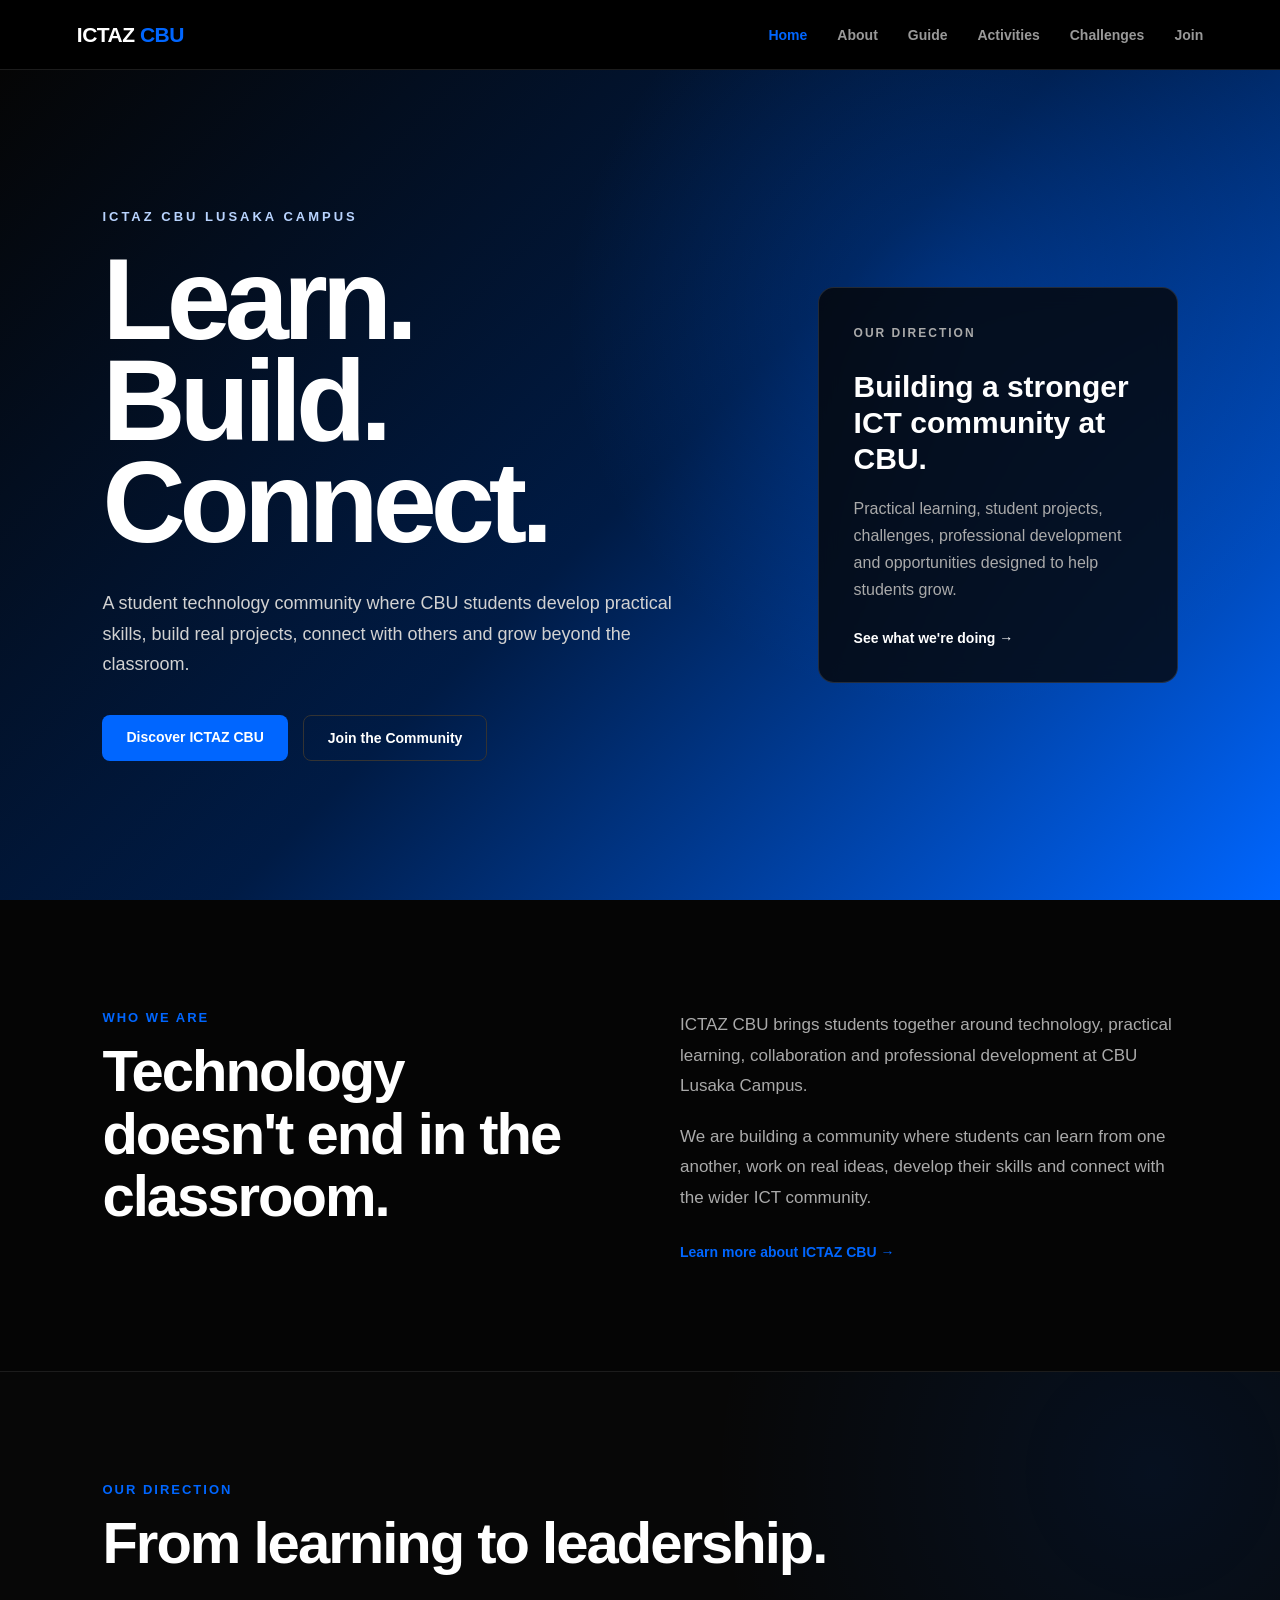
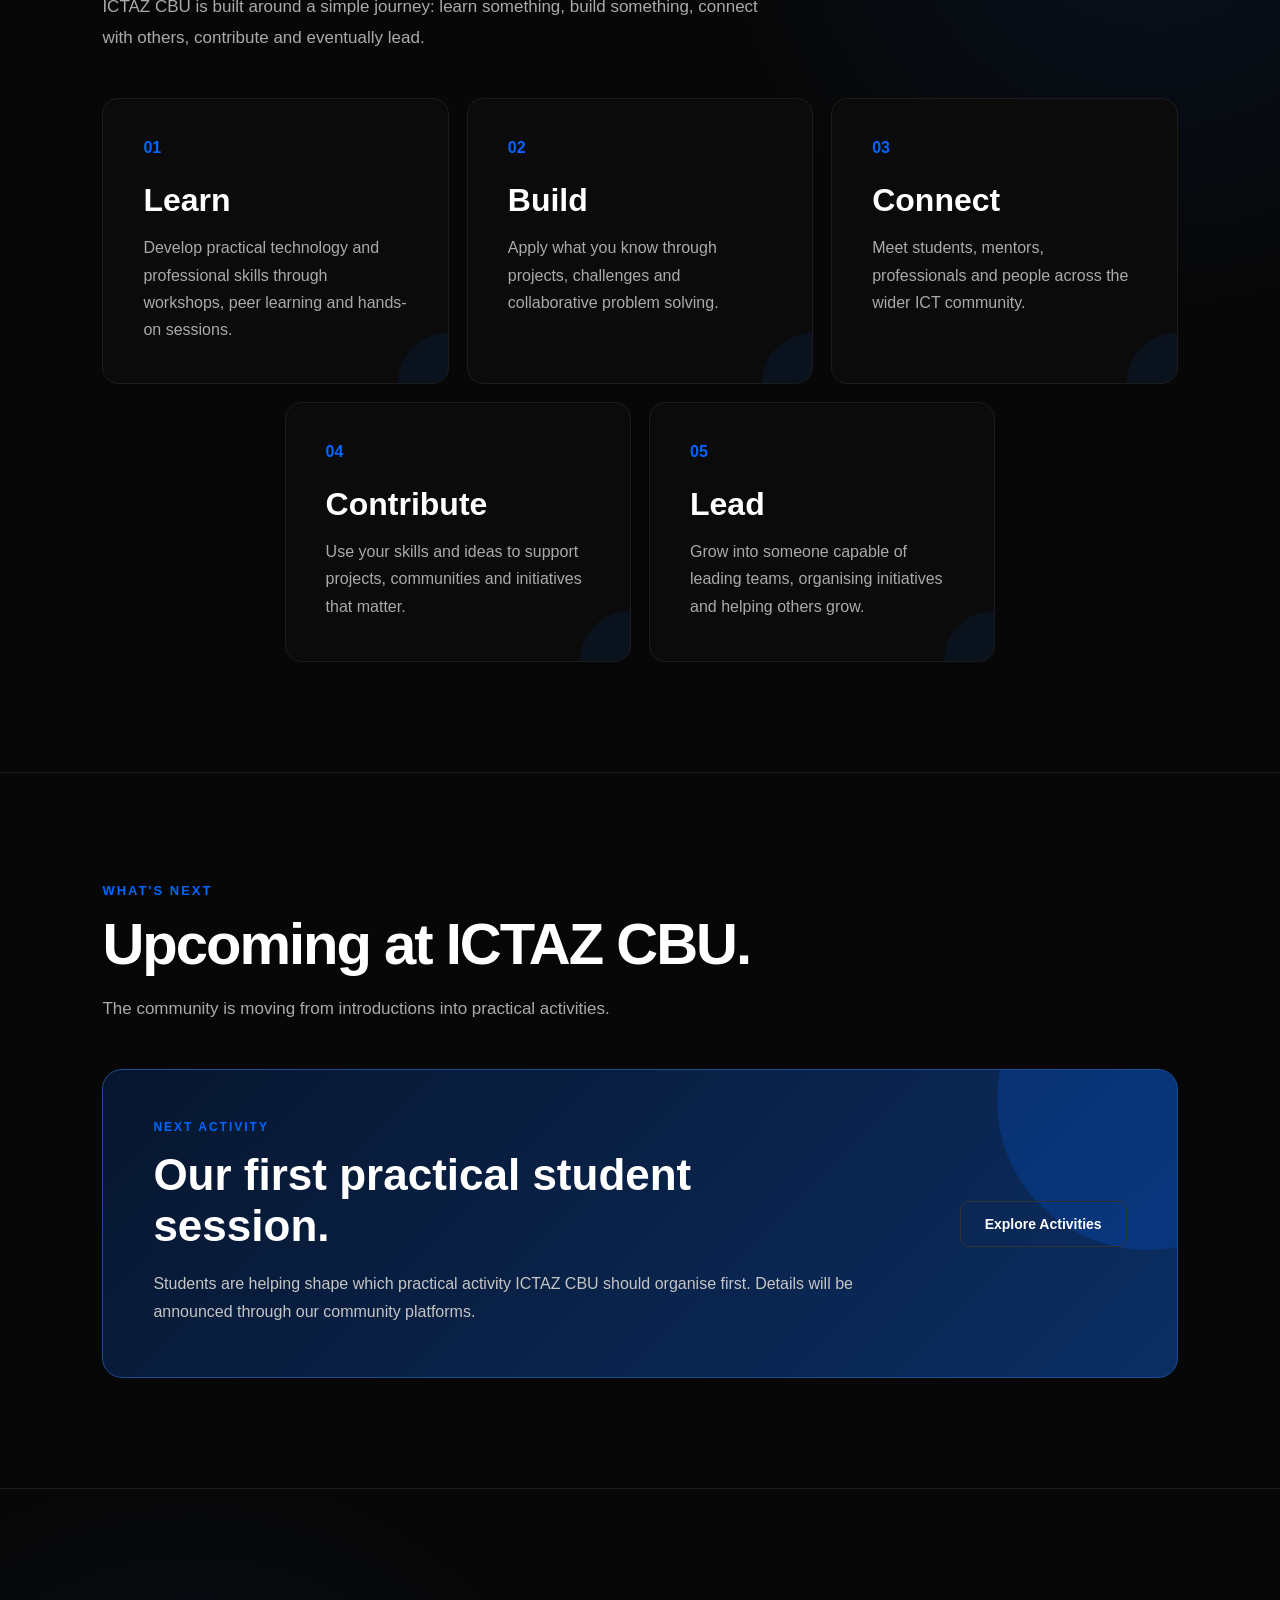
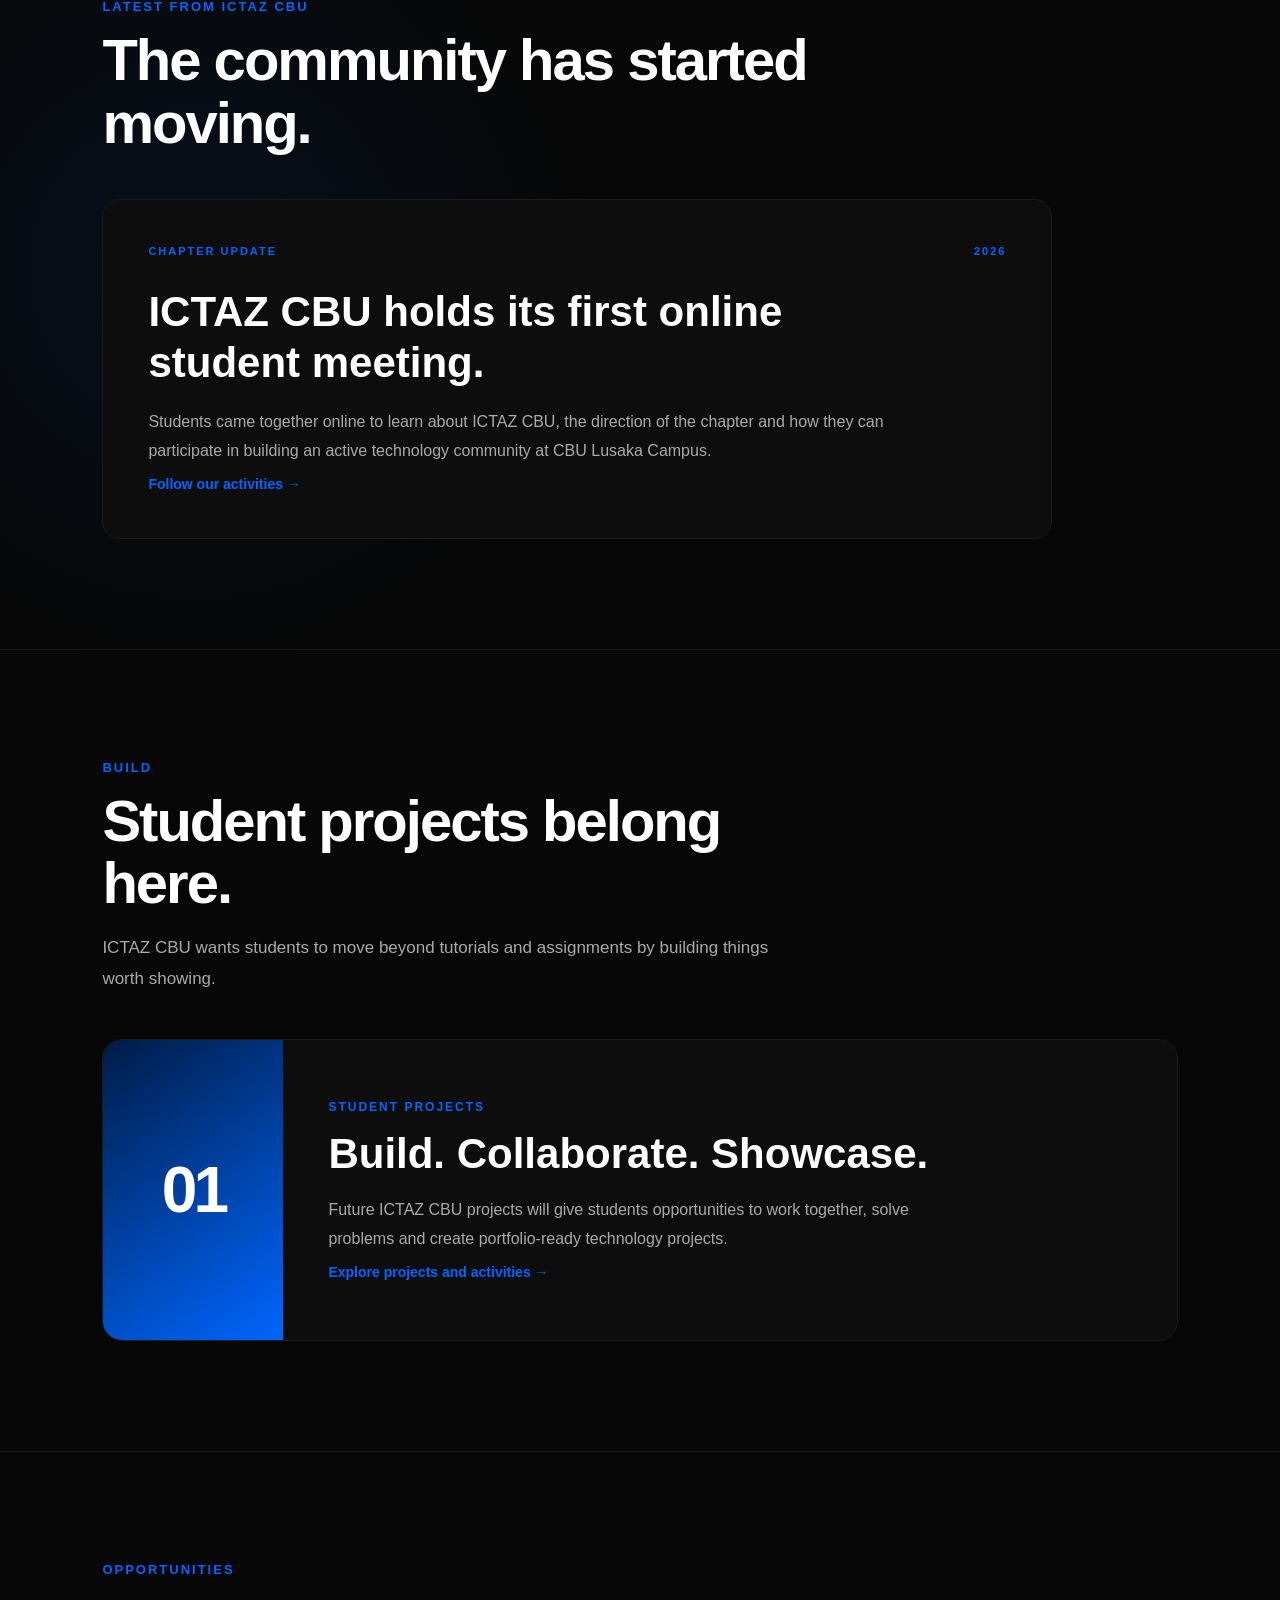
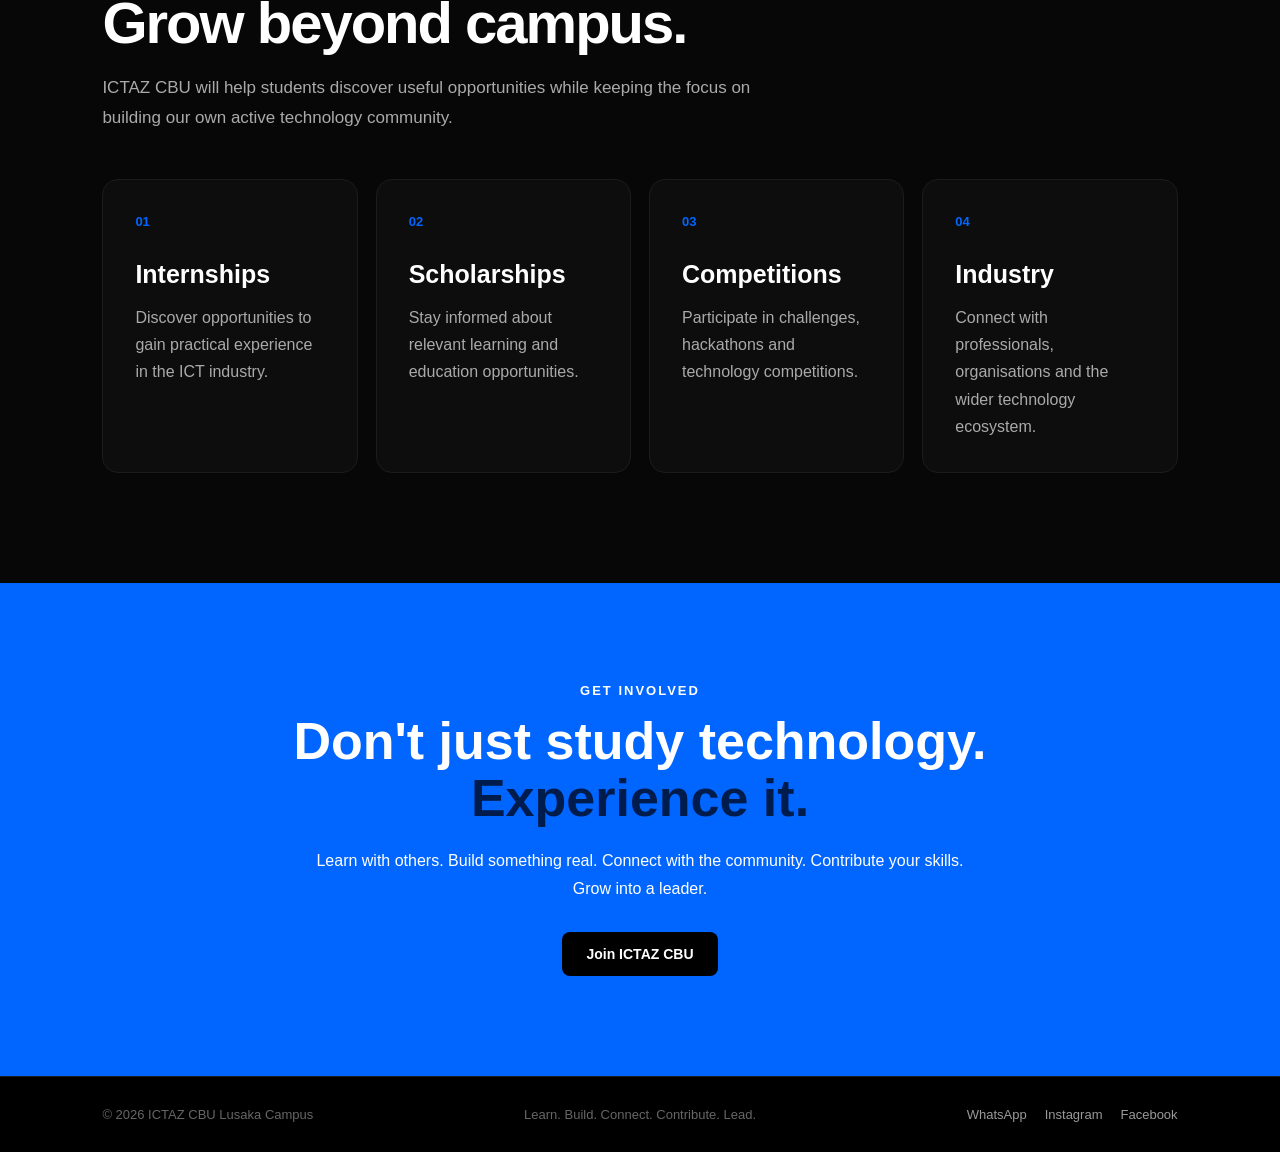
<file: index.html>
<!DOCTYPE html>
<html lang="en">

<head>
    <!-- Google tag (gtag.js) -->
<script async src="https://www.googletagmanager.com/gtag/js?id=G-HC9DWWQ4GY"></script>
<script>
  window.dataLayer = window.dataLayer || [];
  function gtag(){dataLayer.push(arguments);}
  gtag('js', new Date());

  gtag('config', 'G-HC9DWWQ4GY');
</script>
    <meta charset="UTF-8">
    <meta name="viewport" content="width=device-width, initial-scale=1.0">

    <title>ICTAZ CBU | Learn. Build. Connect.</title>

    <link rel="stylesheet" href="./css/style.css">
</head>

<body>

    <!-- NAVIGATION -->
    <nav class="navbar">

        <a href="index.html" class="logo">
            ICTAZ <span>CBU</span>
        </a>

        <div class="nav-links">
            <a href="index.html" class="active">Home</a>
            <a href="about.html">About</a>
            <a href="guide.html">Guide</a>
            <a href="activities.html">Activities</a>
            <a href="challenges.html">Challenges</a>
            <a href="join.html">Join</a>
        </div>

    </nav>


    <main>

        <!-- =====================================
             HERO
        ====================================== -->
        <section class="hero">

            <div class="hero-content">

                <p class="hero-label">
                    ICTAZ CBU LUSAKA CAMPUS
                </p>

                <h1>
                    Learn.<br>
                    Build.<br>
                    Connect.
                </h1>

                <p class="hero-description">
                    A student technology community where CBU students
                    develop practical skills, build real projects,
                    connect with others and grow beyond the classroom.
                </p>

                <div class="hero-buttons">

                    <a href="about.html" class="btn btn-primary">
                        Discover ICTAZ CBU
                    </a>

                    <a href="join.html" class="btn btn-secondary">
                        Join the Community
                    </a>

                </div>

            </div>


            <div class="hero-feature">

                <p class="feature-label">
                    OUR DIRECTION
                </p>

                <h2>
                    Building a stronger ICT community at CBU.
                </h2>

                <p>
                    Practical learning, student projects, challenges,
                    professional development and opportunities designed
                    to help students grow.
                </p>

                <a href="activities.html">
                    See what we're doing →
                </a>

            </div>

        </section>


        <!-- =====================================
             ABOUT PREVIEW
        ====================================== -->
        <section class="home-about">

            <div class="section-heading">

                <p class="section-label">
                    WHO WE ARE
                </p>

                <h2>
                    Technology doesn't end in the classroom.
                </h2>

            </div>


            <div class="home-about-content">

                <p>
                    ICTAZ CBU brings students together around technology,
                    practical learning, collaboration and professional
                    development at CBU Lusaka Campus.
                </p>

                <p>
                    We are building a community where students can learn
                    from one another, work on real ideas, develop their
                    skills and connect with the wider ICT community.
                </p>

                <a href="about.html" class="text-link">
                    Learn more about ICTAZ CBU →
                </a>

            </div>

        </section>


        <!-- =====================================
             OUR DIRECTION
        ====================================== -->
        <section class="home-direction">

            <div class="section-heading direction-heading">

                <p class="section-label">
                    OUR DIRECTION
                </p>

                <h2>
                    From learning to leadership.
                </h2>

                <p>
                    ICTAZ CBU is built around a simple journey:
                    learn something, build something, connect with
                    others, contribute and eventually lead.
                </p>

            </div>


            <div class="home-pillars">

                <div class="home-pillar">

                    <span>01</span>

                    <h2>Learn</h2>

                    <p>
                        Develop practical technology and professional
                        skills through workshops, peer learning and
                        hands-on sessions.
                    </p>

                </div>


                <div class="home-pillar">

                    <span>02</span>

                    <h2>Build</h2>

                    <p>
                        Apply what you know through projects,
                        challenges and collaborative problem solving.
                    </p>

                </div>


                <div class="home-pillar">

                    <span>03</span>

                    <h2>Connect</h2>

                    <p>
                        Meet students, mentors, professionals and
                        people across the wider ICT community.
                    </p>

                </div>


                <div class="home-pillar">

                    <span>04</span>

                    <h2>Contribute</h2>

                    <p>
                        Use your skills and ideas to support projects,
                        communities and initiatives that matter.
                    </p>

                </div>


                <div class="home-pillar">

                    <span>05</span>

                    <h2>Lead</h2>

                    <p>
                        Grow into someone capable of leading teams,
                        organising initiatives and helping others grow.
                    </p>

                </div>

            </div>

        </section>


        <!-- =====================================
             UPCOMING
        ====================================== -->
        <section class="home-section">

            <div class="section-heading">

                <p class="section-label">
                    WHAT'S NEXT
                </p>

                <h2>
                    Upcoming at ICTAZ CBU.
                </h2>

                <p>
                    The community is moving from introductions
                    into practical activities.
                </p>

            </div>


            <div class="activity-feature-card">

                <div class="activity-feature-content">

                    <p class="card-label">
                        NEXT ACTIVITY
                    </p>

                    <h3>
                        Our first practical student session.
                    </h3>

                    <p>
                        Students are helping shape which practical
                        activity ICTAZ CBU should organise first.
                        Details will be announced through our
                        community platforms.
                    </p>

                </div>


                <a href="activities.html" class="btn btn-secondary">
                    Explore Activities
                </a>

            </div>

        </section>


        <!-- =====================================
             LATEST UPDATE
        ====================================== -->
        <section class="home-section home-latest">

            <div class="section-heading">

                <p class="section-label">
                    LATEST FROM ICTAZ CBU
                </p>

                <h2>
                    The community has started moving.
                </h2>

            </div>


            <article class="update-card">

                <div class="update-meta">

                    <span>CHAPTER UPDATE</span>

                    <span>2026</span>

                </div>

                <h3>
                    ICTAZ CBU holds its first online student meeting.
                </h3>

                <p>
                    Students came together online to learn about
                    ICTAZ CBU, the direction of the chapter and
                    how they can participate in building an active
                    technology community at CBU Lusaka Campus.
                </p>

                <a href="activities.html" class="text-link">
                    Follow our activities →
                </a>

            </article>

        </section>


        <!-- =====================================
             PROJECTS
        ====================================== -->
        <section class="home-section">

            <div class="section-heading">

                <p class="section-label">
                    BUILD
                </p>

                <h2>
                    Student projects belong here.
                </h2>

                <p>
                    ICTAZ CBU wants students to move beyond tutorials
                    and assignments by building things worth showing.
                </p>

            </div>


            <div class="project-feature-card">

                <div class="project-number">
                    01
                </div>

                <div class="project-feature-content">

                    <p class="card-label">
                        STUDENT PROJECTS
                    </p>

                    <h3>
                        Build. Collaborate. Showcase.
                    </h3>

                    <p>
                        Future ICTAZ CBU projects will give students
                        opportunities to work together, solve problems
                        and create portfolio-ready technology projects.
                    </p>

                    <a href="activities.html" class="text-link">
                        Explore projects and activities →
                    </a>

                </div>

            </div>

        </section>


        <!-- =====================================
             OPPORTUNITIES
        ====================================== -->
        <section class="home-section opportunities-section">

            <div class="section-heading">

                <p class="section-label">
                    OPPORTUNITIES
                </p>

                <h2>
                    Grow beyond campus.
                </h2>

                <p>
                    ICTAZ CBU will help students discover useful
                    opportunities while keeping the focus on building
                    our own active technology community.
                </p>

            </div>


            <div class="opportunities-grid">

                <div class="opportunity-card">

                    <span>01</span>

                    <h3>Internships</h3>

                    <p>
                        Discover opportunities to gain practical
                        experience in the ICT industry.
                    </p>

                </div>


                <div class="opportunity-card">

                    <span>02</span>

                    <h3>Scholarships</h3>

                    <p>
                        Stay informed about relevant learning and
                        education opportunities.
                    </p>

                </div>


                <div class="opportunity-card">

                    <span>03</span>

                    <h3>Competitions</h3>

                    <p>
                        Participate in challenges, hackathons and
                        technology competitions.
                    </p>

                </div>


                <div class="opportunity-card">

                    <span>04</span>

                    <h3>Industry</h3>

                    <p>
                        Connect with professionals, organisations
                        and the wider technology ecosystem.
                    </p>

                </div>

            </div>

        </section>


        <!-- =====================================
             FINAL CTA
        ====================================== -->
        <section class="home-cta">

            <p class="section-label">
                GET INVOLVED
            </p>

            <h2>
                Don't just study technology.
                <span>Experience it.</span>
            </h2>

            <p>
                Learn with others. Build something real.
                Connect with the community. Contribute your
                skills. Grow into a leader.
            </p>

            <a href="join.html" class="btn btn-primary">
                Join ICTAZ CBU
            </a>

        </section>

    </main>


    <!-- FOOTER -->
    <footer class="footer">

        <p>
            © 2026 ICTAZ CBU Lusaka Campus
        </p>

        <p>
            Learn. Build. Connect. Contribute. Lead.
        </p>

        <div class="social-links" aria-label="Social media links">

            <a href="https://chat.whatsapp.com/CK21gve3SarLsWbLvcBJWa"
               target="_blank"
               rel="noopener noreferrer">
                WhatsApp
            </a>

            <a href="https://www.instagram.com/ictazcbulsk?utm_source=qr&amp;stkn=MmcwN2N1dWViOWpy"
               target="_blank"
               rel="noopener noreferrer">
                Instagram
            </a>

            <a href="https://www.facebook.com/share/1Fq2WLY2Lz/"
               target="_blank"
               rel="noopener noreferrer">
                Facebook
            </a>

        </div>

    </footer>


    <script src="./js/script.js"></script>

</body>

</html>
</file>
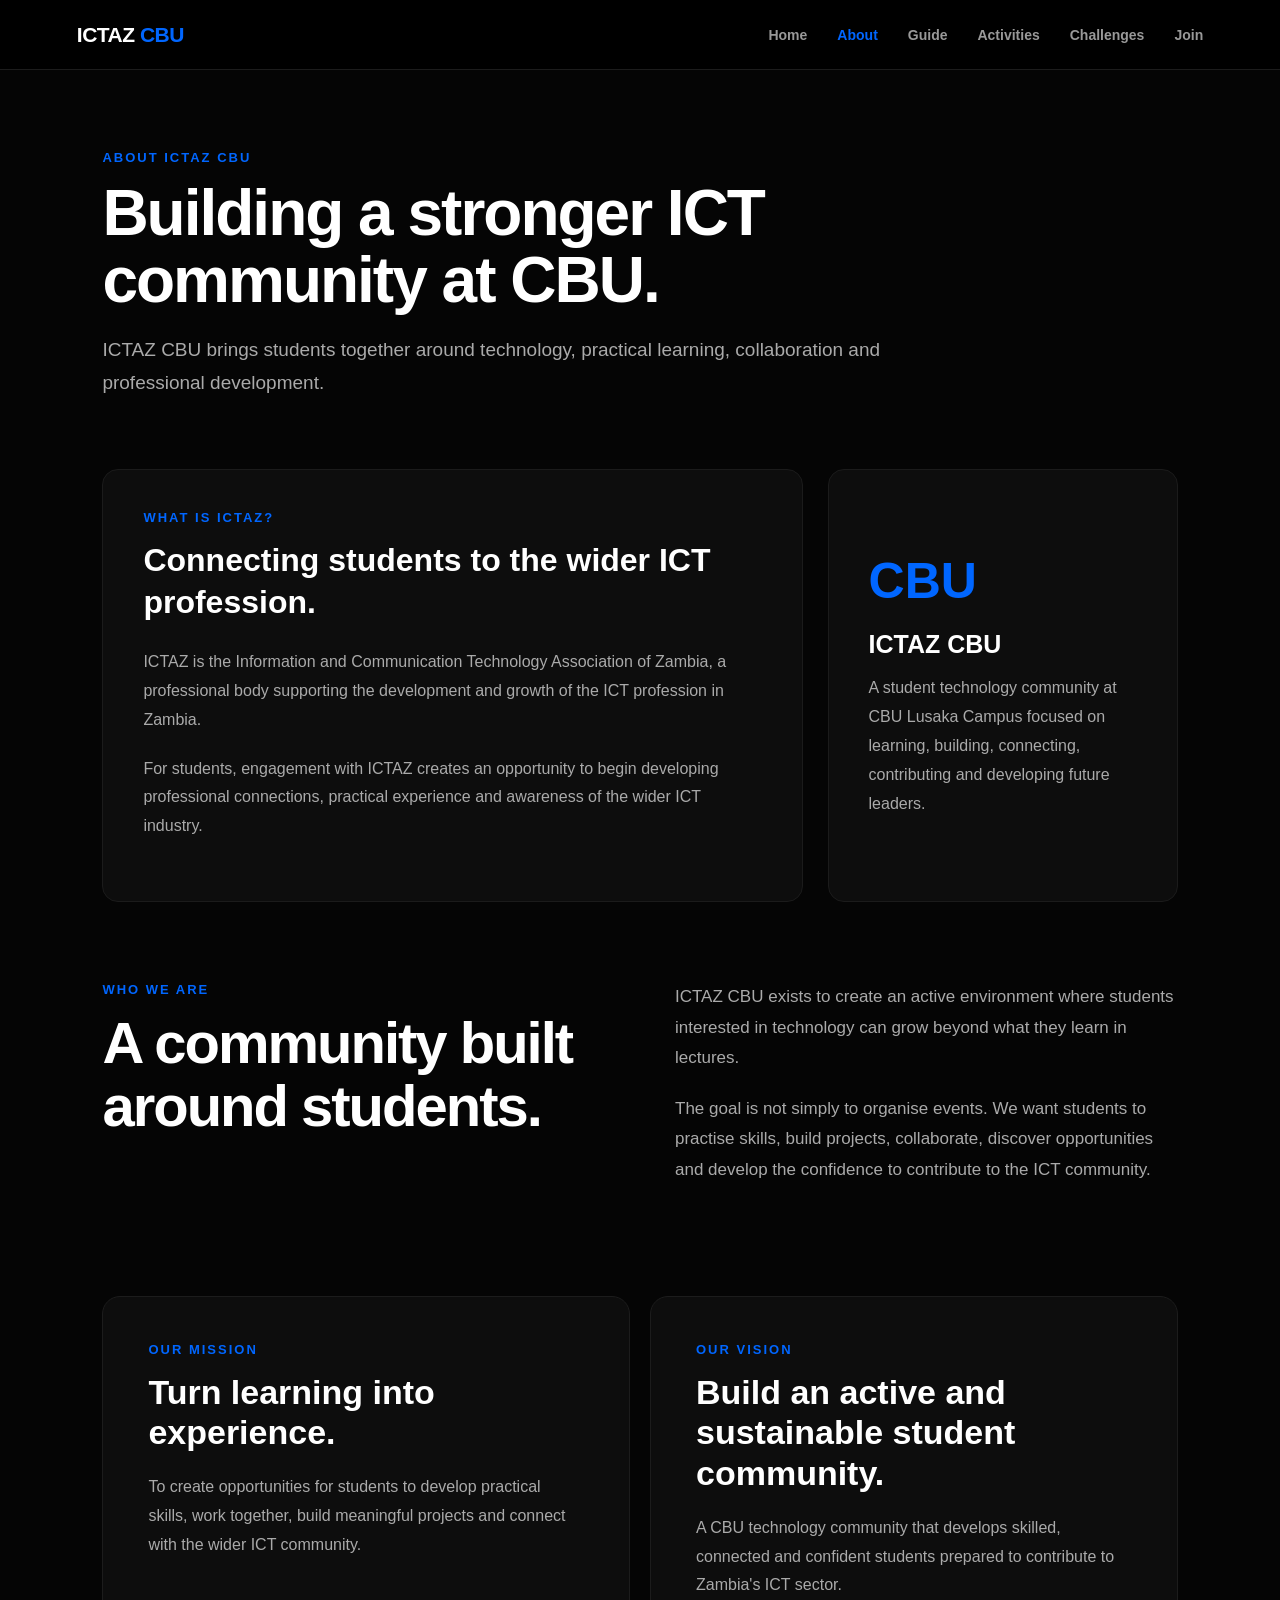
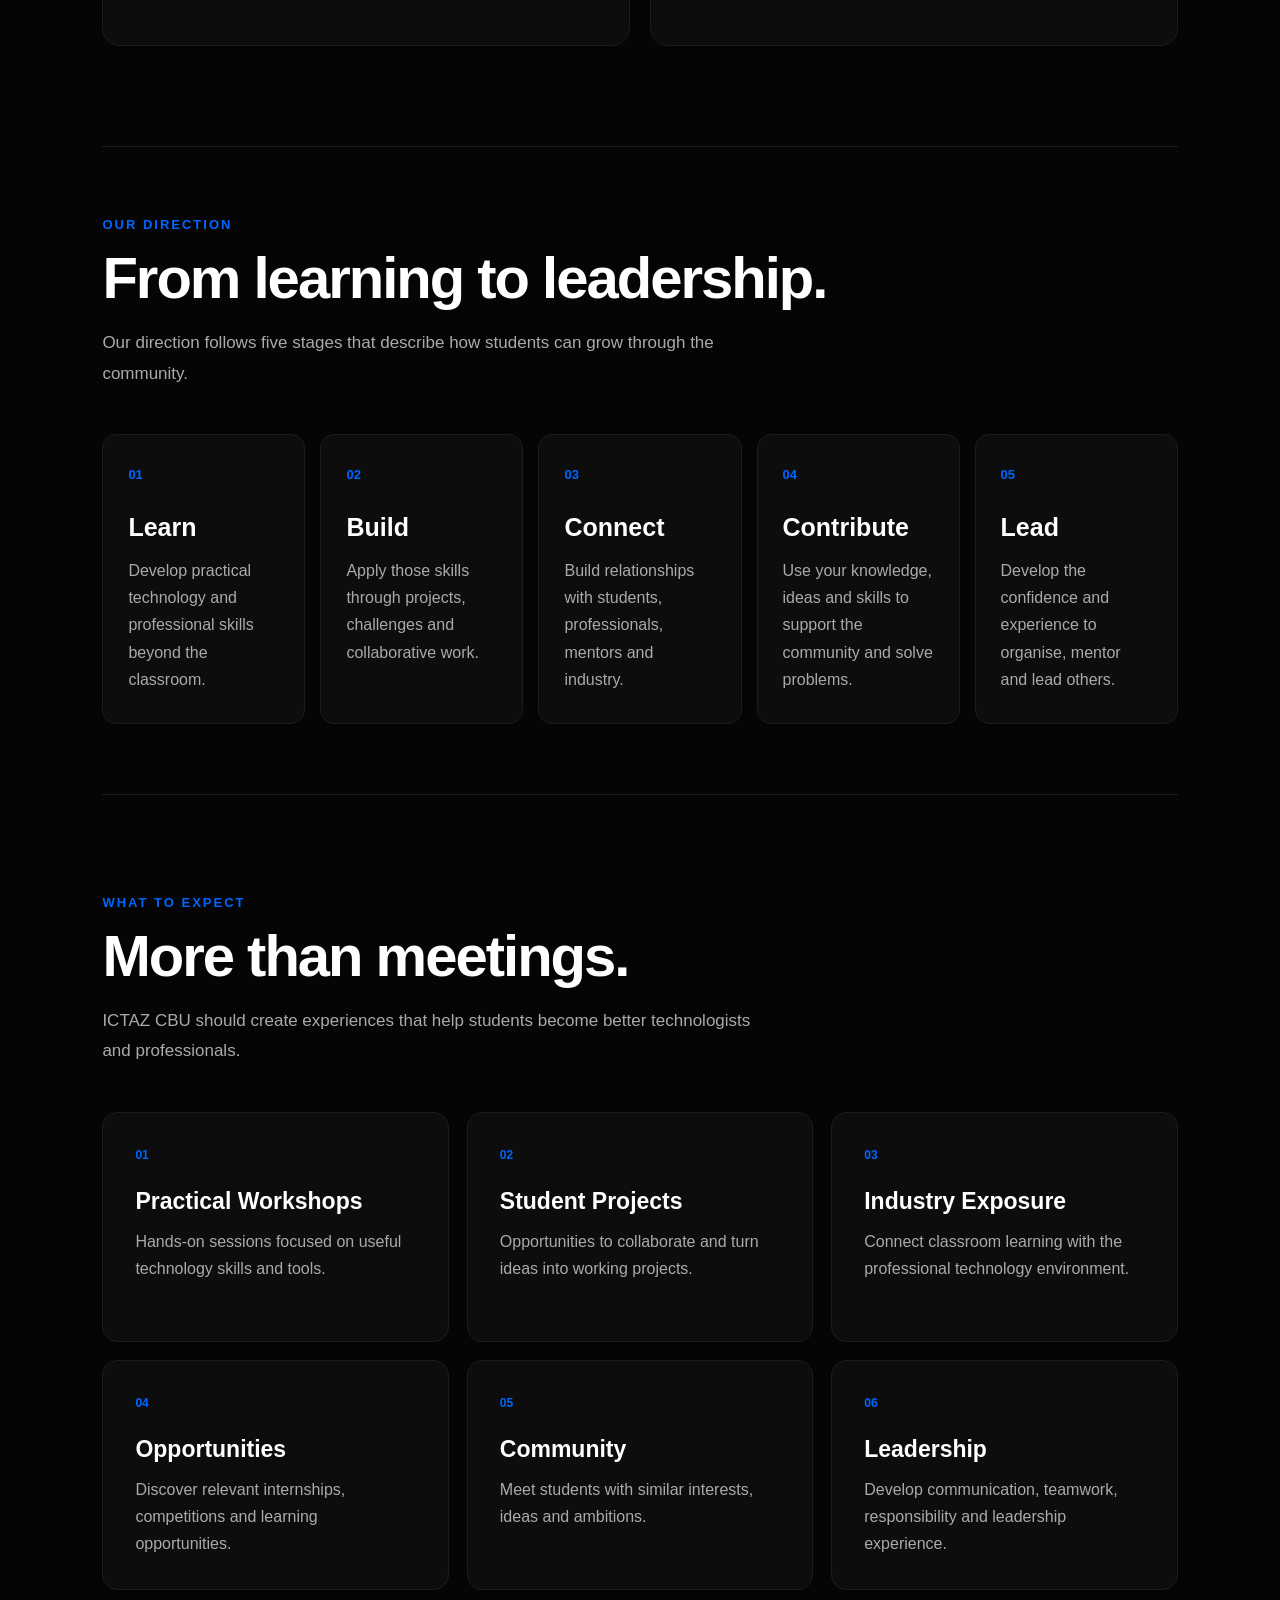
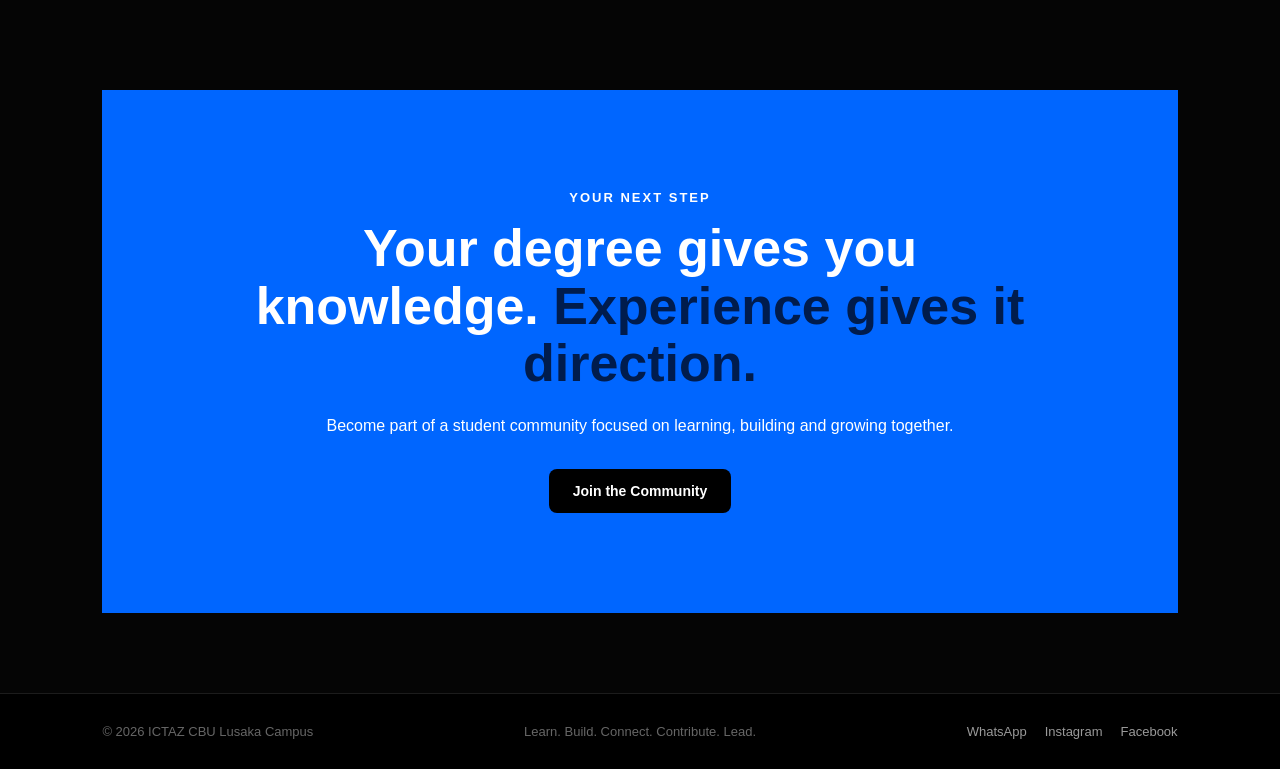
<file: about.html>
<!DOCTYPE html>
<html lang="en">

<head>
    <!-- Google tag (gtag.js) -->
<script async src="https://www.googletagmanager.com/gtag/js?id=G-HC9DWWQ4GY"></script>
<script>
  window.dataLayer = window.dataLayer || [];
  function gtag(){dataLayer.push(arguments);}
  gtag('js', new Date());

  gtag('config', 'G-HC9DWWQ4GY');
</script>
    <meta charset="UTF-8">
    <meta name="viewport" content="width=device-width, initial-scale=1.0">

    <title>About | ICTAZ CBU</title>

    <link rel="stylesheet" href="./css/style.css">
</head>

<body>

    <!-- NAVIGATION -->
    <nav class="navbar">

        <a href="index.html" class="logo">
            ICTAZ <span>CBU</span>
        </a>

        <div class="nav-links">
            <a href="index.html">Home</a>
            <a href="about.html" class="active">About</a>
            <a href="guide.html">Guide</a>
            <a href="activities.html">Activities</a>
            <a href="challenges.html">Challenges</a>
            <a href="join.html">Join</a>
        </div>

    </nav>


    <main class="about-page">

        <!-- PAGE INTRO -->
        <section class="page-heading">

            <p class="page-label">
                ABOUT ICTAZ CBU
            </p>

            <h1>
                Building a stronger ICT community at CBU.
            </h1>

            <p>
                ICTAZ CBU brings students together around technology,
                practical learning, collaboration and professional
                development.
            </p>

        </section>


        <!-- WHAT IS ICTAZ -->
        <section class="about-content-grid">

            <div class="about-main-card">

                <p class="section-label">
                    WHAT IS ICTAZ?
                </p>

                <h2>
                    Connecting students to the wider ICT profession.
                </h2>

                <p>
                    ICTAZ is the Information and Communication Technology
                    Association of Zambia, a professional body supporting
                    the development and growth of the ICT profession
                    in Zambia.
                </p>

                <p>
                    For students, engagement with ICTAZ creates an
                    opportunity to begin developing professional
                    connections, practical experience and awareness
                    of the wider ICT industry.
                </p>

            </div>


            <div class="about-side-card">

                <div class="big-number">
                    CBU
                </div>

                <h3>
                    ICTAZ CBU
                </h3>

                <p>
                    A student technology community at CBU Lusaka Campus
                    focused on learning, building, connecting,
                    contributing and developing future leaders.
                </p>

            </div>

        </section>


        <!-- WHO WE ARE -->
        <section class="about-story">

            <div class="section-heading">

                <p class="section-label">
                    WHO WE ARE
                </p>

                <h2>
                    A community built around students.
                </h2>

            </div>


            <div class="about-story-content">

                <p>
                    ICTAZ CBU exists to create an active environment
                    where students interested in technology can grow
                    beyond what they learn in lectures.
                </p>

                <p>
                    The goal is not simply to organise events. We want
                    students to practise skills, build projects,
                    collaborate, discover opportunities and develop
                    the confidence to contribute to the ICT community.
                </p>

            </div>

        </section>


        <!-- MISSION AND VISION -->
        <section class="mission-vision-grid">

            <article class="mission-card">

                <p class="section-label">
                    OUR MISSION
                </p>

                <h2>
                    Turn learning into experience.
                </h2>

                <p>
                    To create opportunities for students to develop
                    practical skills, work together, build meaningful
                    projects and connect with the wider ICT community.
                </p>

            </article>


            <article class="mission-card">

                <p class="section-label">
                    OUR VISION
                </p>

                <h2>
                    Build an active and sustainable student community.
                </h2>

                <p>
                    A CBU technology community that develops skilled,
                    connected and confident students prepared to
                    contribute to Zambia's ICT sector.
                </p>

            </article>

        </section>


        <!-- OUR DIRECTION -->
        <section class="direction-section">

            <div class="section-heading">

                <p class="section-label">
                    OUR DIRECTION
                </p>

                <h2>
                    From learning to leadership.
                </h2>

                <p>
                    Our direction follows five stages that describe
                    how students can grow through the community.
                </p>

            </div>


            <div class="direction-grid">

                <article class="direction-card">

                    <span>01</span>

                    <h3>Learn</h3>

                    <p>
                        Develop practical technology and professional
                        skills beyond the classroom.
                    </p>

                </article>


                <article class="direction-card">

                    <span>02</span>

                    <h3>Build</h3>

                    <p>
                        Apply those skills through projects,
                        challenges and collaborative work.
                    </p>

                </article>


                <article class="direction-card">

                    <span>03</span>

                    <h3>Connect</h3>

                    <p>
                        Build relationships with students,
                        professionals, mentors and industry.
                    </p>

                </article>


                <article class="direction-card">

                    <span>04</span>

                    <h3>Contribute</h3>

                    <p>
                        Use your knowledge, ideas and skills to
                        support the community and solve problems.
                    </p>

                </article>


                <article class="direction-card">

                    <span>05</span>

                    <h3>Lead</h3>

                    <p>
                        Develop the confidence and experience to
                        organise, mentor and lead others.
                    </p>

                </article>

            </div>

        </section>


        <!-- WHAT STUDENTS CAN EXPECT -->
        <section class="expect-section">

            <div class="section-heading">

                <p class="section-label">
                    WHAT TO EXPECT
                </p>

                <h2>
                    More than meetings.
                </h2>

                <p>
                    ICTAZ CBU should create experiences that help
                    students become better technologists and
                    professionals.
                </p>

            </div>


            <div class="expect-grid">

                <article class="expect-card">
                    <span>01</span>
                    <h3>Practical Workshops</h3>
                    <p>
                        Hands-on sessions focused on useful
                        technology skills and tools.
                    </p>
                </article>


                <article class="expect-card">
                    <span>02</span>
                    <h3>Student Projects</h3>
                    <p>
                        Opportunities to collaborate and turn
                        ideas into working projects.
                    </p>
                </article>


                <article class="expect-card">
                    <span>03</span>
                    <h3>Industry Exposure</h3>
                    <p>
                        Connect classroom learning with the
                        professional technology environment.
                    </p>
                </article>


                <article class="expect-card">
                    <span>04</span>
                    <h3>Opportunities</h3>
                    <p>
                        Discover relevant internships,
                        competitions and learning opportunities.
                    </p>
                </article>


                <article class="expect-card">
                    <span>05</span>
                    <h3>Community</h3>
                    <p>
                        Meet students with similar interests,
                        ideas and ambitions.
                    </p>
                </article>


                <article class="expect-card">
                    <span>06</span>
                    <h3>Leadership</h3>
                    <p>
                        Develop communication, teamwork,
                        responsibility and leadership experience.
                    </p>
                </article>

            </div>

        </section>


        <!-- FINAL CTA -->
        <section class="home-cta">

            <p class="section-label">
                YOUR NEXT STEP
            </p>

            <h2>
                Your degree gives you knowledge.
                <span>Experience gives it direction.</span>
            </h2>

            <p>
                Become part of a student community focused on
                learning, building and growing together.
            </p>

            <a href="join.html" class="btn btn-primary">
                Join the Community
            </a>

        </section>

    </main>


    <!-- FOOTER -->
    <footer class="footer">

        <p>
            © 2026 ICTAZ CBU Lusaka Campus
        </p>

        <p>
            Learn. Build. Connect. Contribute. Lead.
        </p>

        <div class="social-links" aria-label="Social media links">

            <a href="https://chat.whatsapp.com/CK21gve3SarLsWbLvcBJWa"
               target="_blank"
               rel="noopener noreferrer">
                WhatsApp
            </a>

            <a href="https://www.instagram.com/ictazcbulsk?utm_source=qr&amp;stkn=MmcwN2N1dWViOWpy"
               target="_blank"
               rel="noopener noreferrer">
                Instagram
            </a>

            <a href="https://www.facebook.com/share/1Fq2WLY2Lz/"
               target="_blank"
               rel="noopener noreferrer">
                Facebook
            </a>

        </div>

    </footer>


    <script src="./js/script.js"></script>

</body>

</html>
</file>
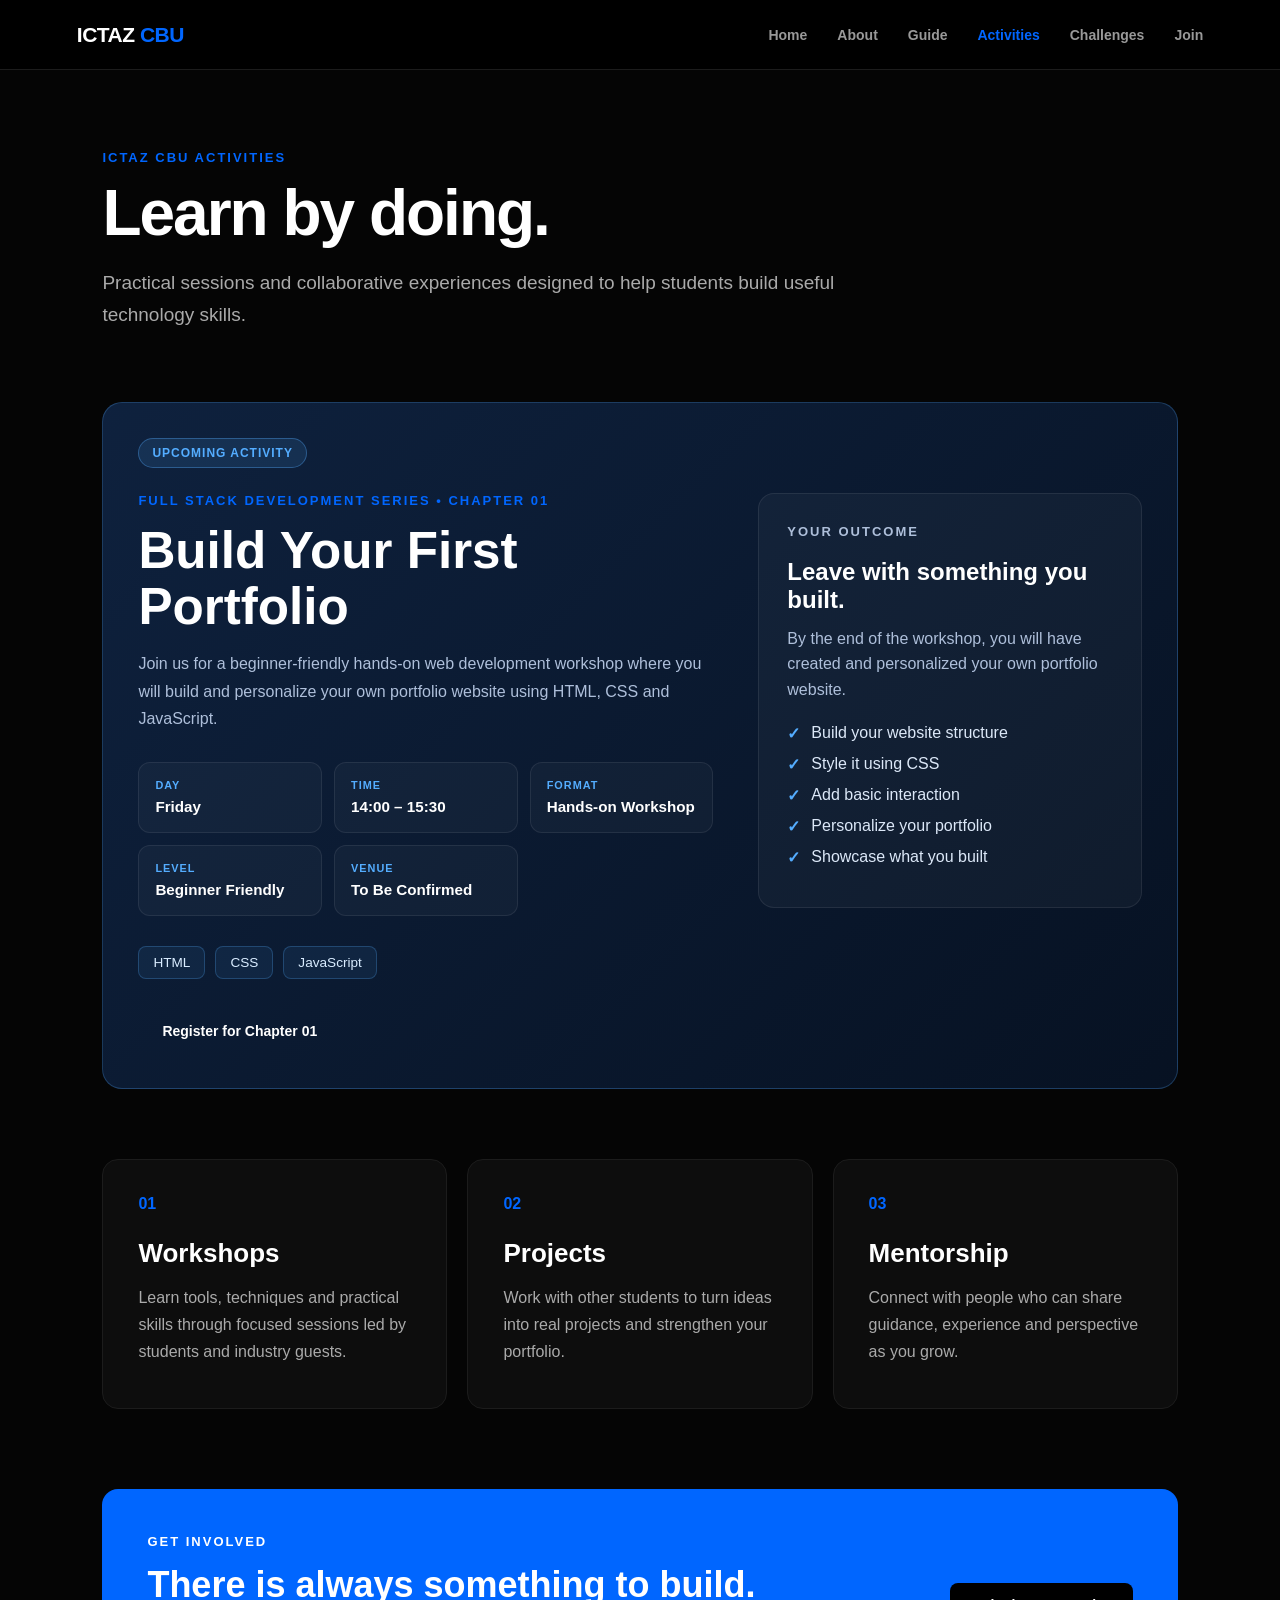
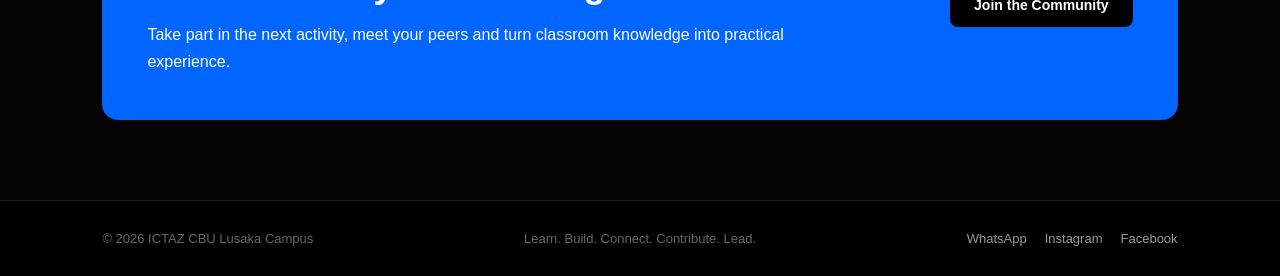
<file: activities.html>
<!DOCTYPE html>
<html lang="en">

<head>
    <!-- Google tag (gtag.js) -->
    <script async src="https://www.googletagmanager.com/gtag/js?id=G-HC9DWWQ4GY"></script>
    <script>
        window.dataLayer = window.dataLayer || [];

        function gtag() {
            dataLayer.push(arguments);
        }

        gtag('js', new Date());
        gtag('config', 'G-HC9DWWQ4GY');
    </script>

    <meta charset="UTF-8">
    <meta name="viewport" content="width=device-width, initial-scale=1.0">

    <title>Activities | ICTAZ CBU</title>

    <link rel="stylesheet" href="./css/style.css">
</head>

<body>

    <!-- NAVIGATION -->
    <nav class="navbar">

        <a href="index.html" class="logo">
            ICTAZ <span>CBU</span>
        </a>

        <div class="nav-links">
            <a href="index.html">Home</a>
            <a href="about.html">About</a>
            <a href="guide.html">Guide</a>
            <a href="activities.html" class="active">Activities</a>
            <a href="challenges.html">Challenges</a>
            <a href="join.html">Join</a>
        </div>

    </nav>


    <main class="activities-page">

        <!-- PAGE INTRODUCTION -->
        <section class="page-heading">

            <p class="page-label">
                ICTAZ CBU ACTIVITIES
            </p>

            <h1>
                Learn by doing.
            </h1>

            <p>
                Practical sessions and collaborative experiences designed
                to help students build useful technology skills.
            </p>

        </section>


        <!-- UPCOMING EVENT -->
        <section class="upcoming-event">

            <div class="event-badge">
                UPCOMING ACTIVITY
            </div>

            <div class="event-content">

                <div class="event-main">

                    <p class="section-label">
                        FULL STACK DEVELOPMENT SERIES • CHAPTER 01
                    </p>

                    <h2>
                        Build Your First Portfolio
                    </h2>

                    <p class="event-description">
                        Join us for a beginner-friendly hands-on web development
                        workshop where you will build and personalize your own
                        portfolio website using HTML, CSS and JavaScript.
                    </p>


                    <div class="event-details">

                        <div class="event-detail">
                            <span>DAY</span>
                            <strong>Friday</strong>
                        </div>

                        <div class="event-detail">
                            <span>TIME</span>
                            <strong>14:00 – 15:30</strong>
                        </div>

                        <div class="event-detail">
                            <span>FORMAT</span>
                            <strong>Hands-on Workshop</strong>
                        </div>

                        <div class="event-detail">
                            <span>LEVEL</span>
                            <strong>Beginner Friendly</strong>
                        </div>

                        <div class="event-detail">
                            <span>VENUE</span>
                            <strong>To Be Confirmed</strong>
                        </div>

                    </div>


                    <div class="event-tech">

                        <span>HTML</span>
                        <span>CSS</span>
                        <span>JavaScript</span>

                    </div>


                    <div class="event-actions">

                        <a href="register.html" class="btn">
                            Register for Chapter 01
                        </a>

                    </div>

                </div>


                <!-- WHAT STUDENTS WILL BUILD -->
                <aside class="event-outcome">

                    <p class="section-label">
                        YOUR OUTCOME
                    </p>

                    <h3>
                        Leave with something you built.
                    </h3>

                    <p>
                        By the end of the workshop, you will have created
                        and personalized your own portfolio website.
                    </p>

                    <ul>
                        <li>Build your website structure</li>
                        <li>Style it using CSS</li>
                        <li>Add basic interaction</li>
                        <li>Personalize your portfolio</li>
                        <li>Showcase what you built</li>
                    </ul>

                </aside>

            </div>

        </section>


        <!-- ICTAZ ACTIVITIES -->
        <section class="activities-grid">

            <article class="activity-card">

                <span>01</span>

                <h2>Workshops</h2>

                <p>
                    Learn tools, techniques and practical skills through
                    focused sessions led by students and industry guests.
                </p>

            </article>


            <article class="activity-card">

                <span>02</span>

                <h2>Projects</h2>

                <p>
                    Work with other students to turn ideas into real projects
                    and strengthen your portfolio.
                </p>

            </article>


            <article class="activity-card">

                <span>03</span>

                <h2>Mentorship</h2>

                <p>
                    Connect with people who can share guidance,
                    experience and perspective as you grow.
                </p>

            </article>

        </section>


        <!-- GET INVOLVED -->
        <section class="activity-feature">

            <div>

                <p class="section-label">
                    GET INVOLVED
                </p>

                <h2>
                    There is always something to build.
                </h2>

                <p>
                    Take part in the next activity, meet your peers
                    and turn classroom knowledge into practical experience.
                </p>

            </div>

            <a href="join.html" class="btn">
                Join the Community
            </a>

        </section>

    </main>


    <!-- FOOTER -->
    <footer class="footer">

        <p>
            © 2026 ICTAZ CBU Lusaka Campus
        </p>

        <p>
            Learn. Build. Connect. Contribute. Lead.
        </p>

        <div class="social-links" aria-label="Social media links">

            <a
                href="https://chat.whatsapp.com/CK21gve3SarLsWbLvcBJWa"
                target="_blank"
                rel="noopener noreferrer">
                WhatsApp
            </a>

            <a
                href="https://www.instagram.com/ictazcbulsk?utm_source=qr&amp;stkn=MmcwN2N1dWViOWpy"
                target="_blank"
                rel="noopener noreferrer">
                Instagram
            </a>

            <a
                href="https://www.facebook.com/share/1Fq2WLY2Lz/"
                target="_blank"
                rel="noopener noreferrer">
                Facebook
            </a>

        </div>

    </footer>


    <script src="./js/script.js"></script>

</body>

</html>
</file>
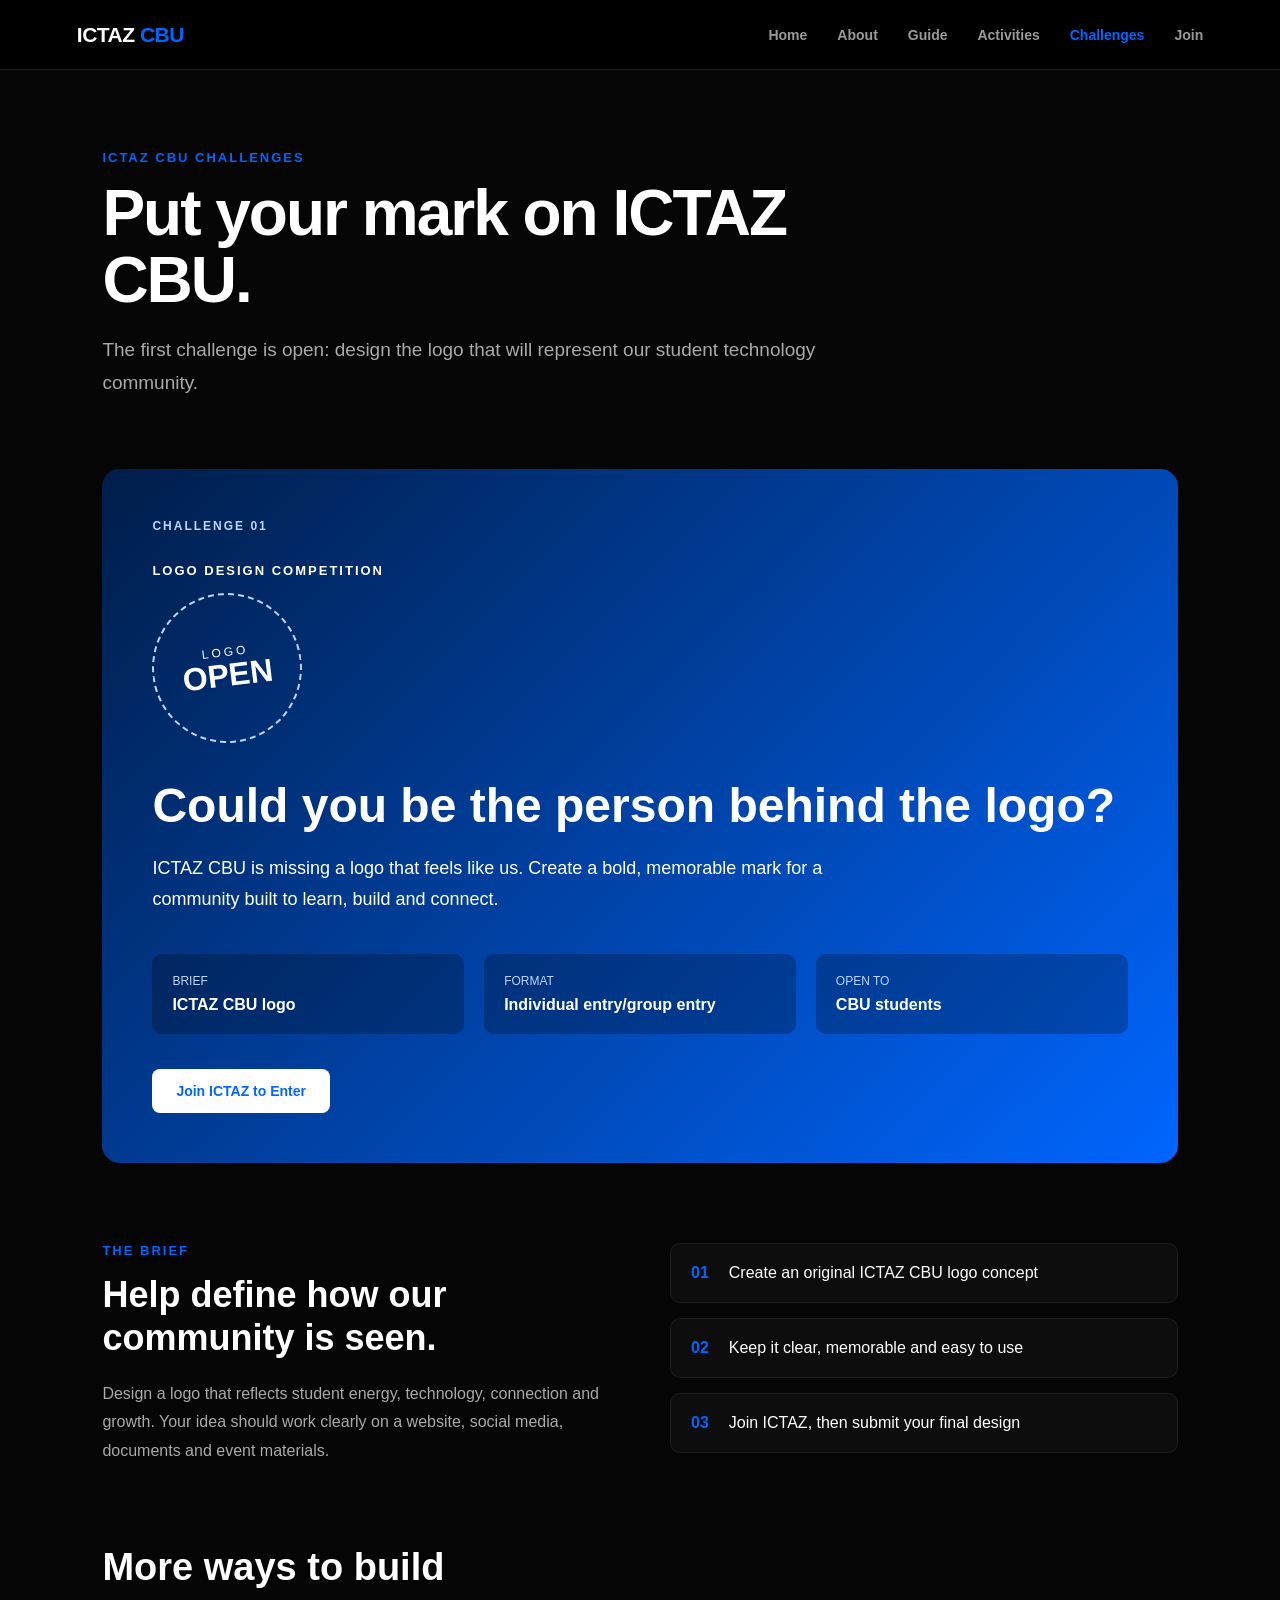
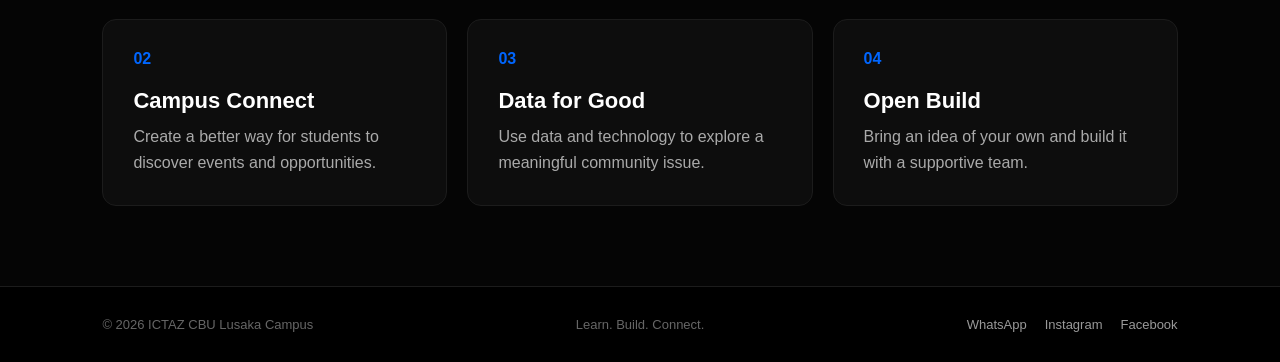
<file: challenges.html>
<!DOCTYPE html>
<html lang="en">

<head>
    <!-- Google tag (gtag.js) -->
<script async src="https://www.googletagmanager.com/gtag/js?id=G-HC9DWWQ4GY"></script>
<script>
  window.dataLayer = window.dataLayer || [];
  function gtag(){dataLayer.push(arguments);}
  gtag('js', new Date());

  gtag('config', 'G-HC9DWWQ4GY');
</script>
    <meta charset="UTF-8">
    <meta name="viewport" content="width=device-width, initial-scale=1.0">
    <title>Challenges | ICTAZ CBU</title>
    <link rel="stylesheet" href="./css/style.css">
</head>

<body>
    <nav class="navbar">
        <a href="index.html" class="logo">ICTAZ <span>CBU</span></a>
        <div class="nav-links">
            <a href="index.html">Home</a>
            <a href="about.html">About</a>
            <a href="guide.html">Guide</a>
            <a href="activities.html">Activities</a>
            <a href="challenges.html" class="active">Challenges</a>
            <a href="join.html">Join</a>
        </div>
    </nav>

    <main class="challenges-page">
        <section class="page-heading">
            <p class="page-label">ICTAZ CBU CHALLENGES</p>
            <h1>Put your mark on ICTAZ CBU.</h1>
            <p>The first challenge is open: design the logo that will represent our student technology community.</p>
        </section>

        <section class="featured-challenge">
            <p class="challenge-number">CHALLENGE 01</p>
            <p class="section-label">LOGO DESIGN COMPETITION</p>
            <div class="challenge-logo-placeholder" aria-label="The ICTAZ CBU logo is waiting to be designed">
                <span>LOGO</span>
                <strong>OPEN</strong>
            </div>
            <h2>Could you be the person behind the logo?</h2>
            <p class="challenge-intro">ICTAZ CBU is missing a logo that feels like us. Create a bold, memorable mark for a community built to learn, build and connect.</p>
            <div class="challenge-details">
                <div><span>BRIEF</span><strong>ICTAZ CBU logo</strong></div>
                <div><span>FORMAT</span><strong>Individual entry/group entry </strong></div>
                <div><span>OPEN TO</span><strong>CBU students</strong></div>
            </div>
            <a href="join.html" class="btn btn-primary challenge-entry-button">Join ICTAZ to Enter</a>
        </section>

        <section class="challenge-content">
            <div class="challenge-info">
                <p class="section-label">THE BRIEF</p>
                <h2>Help define how our community is seen.</h2>
                <p>Design a logo that reflects student energy, technology, connection and growth. Your idea should work clearly on a website, social media, documents and event materials.</p>
            </div>
            <div class="challenge-list">
                <div><span>01</span><p>Create an original ICTAZ CBU logo concept</p></div>
                <div><span>02</span><p>Keep it clear, memorable and easy to use</p></div>
                <div><span>03</span><p>Join ICTAZ, then submit your final design</p></div>
            </div>
        </section>

        <section class="future-challenges">
            <h2>More ways to build</h2>
            <div class="future-grid">
                <div><span>02</span><h3>Campus Connect</h3><p>Create a better way for students to discover events and opportunities.</p></div>
                <div><span>03</span><h3>Data for Good</h3><p>Use data and technology to explore a meaningful community issue.</p></div>
                <div><span>04</span><h3>Open Build</h3><p>Bring an idea of your own and build it with a supportive team.</p></div>
            </div>
        </section>
    </main>

    <footer class="footer">
        <p>© 2026 ICTAZ CBU Lusaka Campus</p>
        <p>Learn. Build. Connect.</p>
        <div class="social-links" aria-label="Social media links">
            <a href="https://chat.whatsapp.com/CK21gve3SarLsWbLvcBJWa" target="_blank" rel="noopener noreferrer">WhatsApp</a>
            <a href="https://www.instagram.com/ictazcbulsk?utm_source=qr&amp;stkn=MmcwN2N1dWViOWpy" target="_blank" rel="noopener noreferrer">Instagram</a>
            <a href="https://www.facebook.com/share/1Fq2WLY2Lz/" target="_blank" rel="noopener noreferrer">Facebook</a>
        </div>
    </footer>

    <script src="./js/script.js"></script>
</body>

</html>
</file>
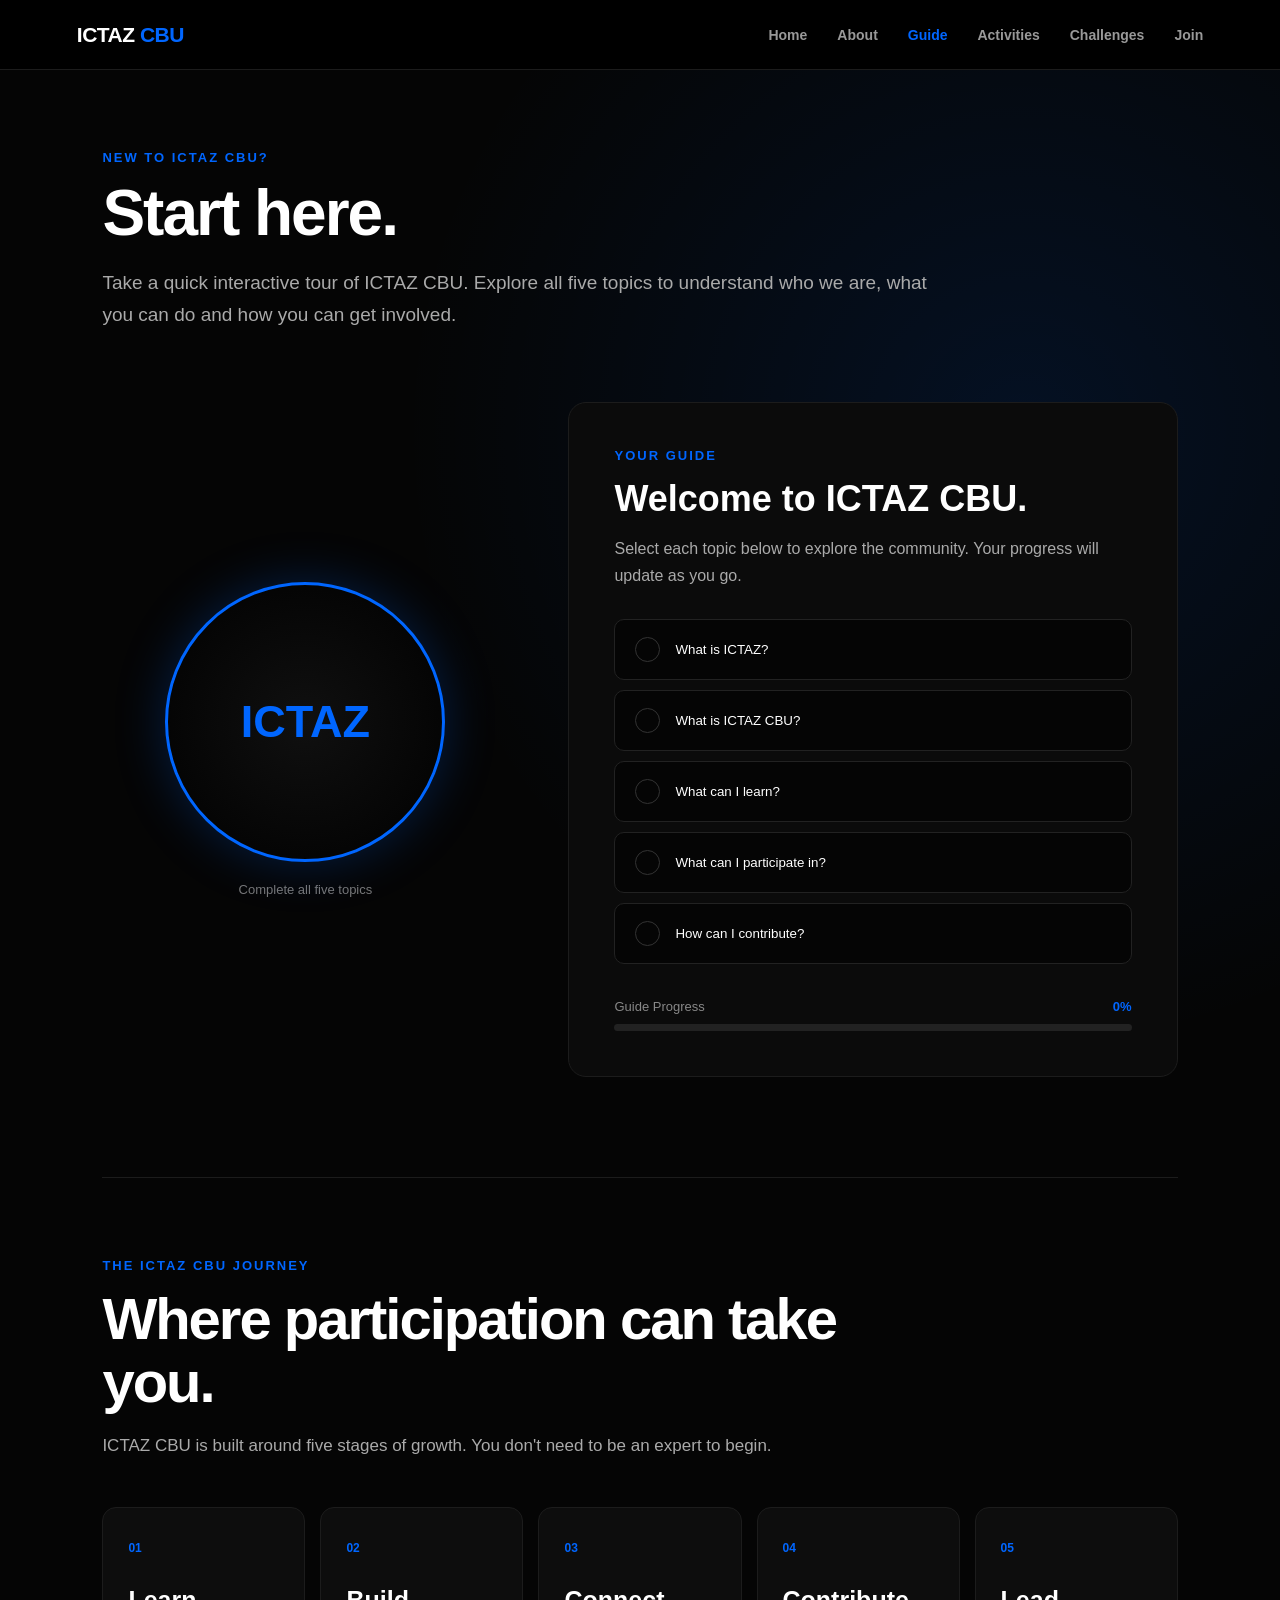
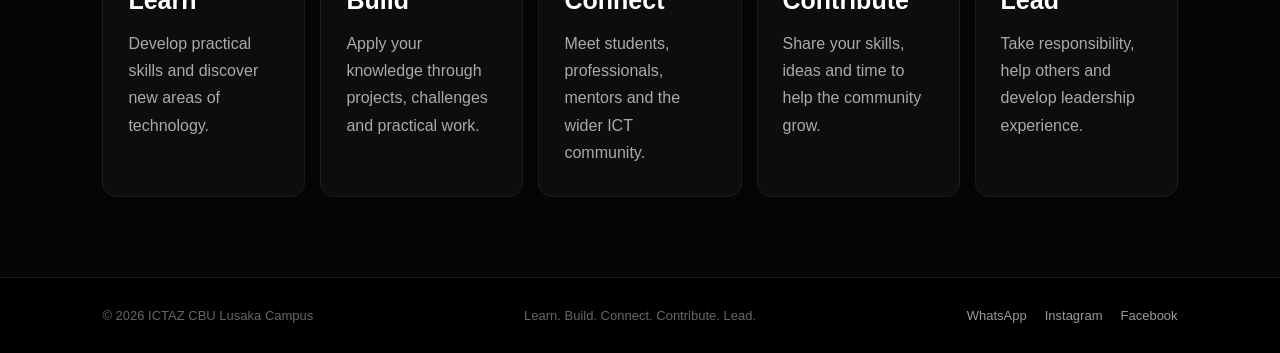
<file: guide.html>
<!DOCTYPE html>
<html lang="en">

<head>
    <!-- Google tag (gtag.js) -->
    <script async src="https://www.googletagmanager.com/gtag/js?id=G-HC9DWWQ4GY"></script>

    <script>
        window.dataLayer = window.dataLayer || [];

        function gtag() {
            dataLayer.push(arguments);
        }

        gtag('js', new Date());
        gtag('config', 'G-HC9DWWQ4GY');
    </script>

    <meta charset="UTF-8">
    <meta name="viewport" content="width=device-width, initial-scale=1.0">

    <title>Guide | ICTAZ CBU</title>

    <link rel="stylesheet" href="./css/style.css">
</head>

<body>

    <!-- NAVIGATION -->
    <nav class="navbar">

        <a href="index.html" class="logo">
            ICTAZ <span>CBU</span>
        </a>

        <div class="nav-links">
            <a href="index.html">Home</a>
            <a href="about.html">About</a>
            <a href="guide.html" class="active">Guide</a>
            <a href="activities.html">Activities</a>
            <a href="challenges.html">Challenges</a>
            <a href="join.html">Join</a>
        </div>

    </nav>


    <main class="guide-page">

        <!-- INTRODUCTION -->
        <section class="page-heading guide-heading">

            <p class="page-label">
                NEW TO ICTAZ CBU?
            </p>

            <h1>
                Start here.
            </h1>

            <p>
                Take a quick interactive tour of ICTAZ CBU.
                Explore all five topics to understand who we are,
                what you can do and how you can get involved.
            </p>

        </section>


        <!-- GUIDE AREA -->
        <section class="guide-container">

            <!-- AVATAR -->
            <div class="avatar-area">

                <div class="avatar-container">

                    <div class="avatar" id="avatar">

                        <div class="avatar-face avatar-front">
                            ICTAZ
                        </div>

                        <div class="avatar-face avatar-back">
                            ✓
                        </div>

                    </div>

                </div>

                <p class="avatar-hint">
                    Complete all five topics
                </p>

            </div>


            <!-- GUIDE CONTENT -->
            <div class="guide-content">

                <p class="section-label">
                    YOUR GUIDE
                </p>

                <h2 id="guide-title">
                    Welcome to ICTAZ CBU.
                </h2>

                <p id="guide-text">
                    Select each topic below to explore the community.
                    Your progress will update as you go.
                </p>


                <!-- TOPICS -->
                <div class="guide-buttons">

                    <button type="button"
                            class="guide-button"
                            data-topic="what"
                            aria-pressed="false">

                        <span class="check">✓</span>

                        <span>
                            What is ICTAZ?
                        </span>

                    </button>


                    <button type="button"
                            class="guide-button"
                            data-topic="cbu"
                            aria-pressed="false">

                        <span class="check">✓</span>

                        <span>
                            What is ICTAZ CBU?
                        </span>

                    </button>


                    <button type="button"
                            class="guide-button"
                            data-topic="learn"
                            aria-pressed="false">

                        <span class="check">✓</span>

                        <span>
                            What can I learn?
                        </span>

                    </button>


                    <button type="button"
                            class="guide-button"
                            data-topic="participate"
                            aria-pressed="false">

                        <span class="check">✓</span>

                        <span>
                            What can I participate in?
                        </span>

                    </button>


                    <button type="button"
                            class="guide-button"
                            data-topic="contribute"
                            aria-pressed="false">

                        <span class="check">✓</span>

                        <span>
                            How can I contribute?
                        </span>

                    </button>

                </div>


                <!-- PROGRESS -->
                <div class="guide-progress">

                    <div class="progress-header">

                        <span>
                            Guide Progress
                        </span>

                        <span id="progress-text">
                            0%
                        </span>

                    </div>

                    <div class="progress-bar">

                        <div id="progress-fill"></div>

                    </div>

                </div>


                <!-- COMPLETION AREA -->
                <div id="next-challenge" class="next-challenge">

                    <p class="section-label">
                        GUIDE COMPLETE
                    </p>

                    <h3>
                        Now get involved.
                    </h3>

                    <p>
                        You know what ICTAZ CBU is about.
                        The next step is to participate, build
                        something and become part of the community.
                    </p>

                    <div class="guide-next-actions">

                        <a href="activities.html"
                           class="btn btn-secondary">
                            Explore Activities
                        </a>

                        <a href="challenges.html"
                           class="btn btn-secondary">
                            Explore Challenges
                        </a>

                        <a href="join.html"
                           class="btn btn-primary">
                            Join the Community
                        </a>

                    </div>

                </div>

            </div>

        </section>


        <!-- THE JOURNEY -->
        <section class="guide-journey">

            <div class="section-heading">

                <p class="section-label">
                    THE ICTAZ CBU JOURNEY
                </p>

                <h2>
                    Where participation can take you.
                </h2>

                <p>
                    ICTAZ CBU is built around five stages of growth.
                    You don't need to be an expert to begin.
                </p>

            </div>


            <div class="guide-journey-grid">

                <article class="guide-journey-card">
                    <span>01</span>
                    <h3>Learn</h3>
                    <p>
                        Develop practical skills and discover
                        new areas of technology.
                    </p>
                </article>


                <article class="guide-journey-card">
                    <span>02</span>
                    <h3>Build</h3>
                    <p>
                        Apply your knowledge through projects,
                        challenges and practical work.
                    </p>
                </article>


                <article class="guide-journey-card">
                    <span>03</span>
                    <h3>Connect</h3>
                    <p>
                        Meet students, professionals,
                        mentors and the wider ICT community.
                    </p>
                </article>


                <article class="guide-journey-card">
                    <span>04</span>
                    <h3>Contribute</h3>
                    <p>
                        Share your skills, ideas and time
                        to help the community grow.
                    </p>
                </article>


                <article class="guide-journey-card">
                    <span>05</span>
                    <h3>Lead</h3>
                    <p>
                        Take responsibility, help others
                        and develop leadership experience.
                    </p>
                </article>

            </div>

        </section>

    </main>


    <!-- FOOTER -->
    <footer class="footer">

        <p>
            © 2026 ICTAZ CBU Lusaka Campus
        </p>

        <p>
            Learn. Build. Connect. Contribute. Lead.
        </p>

        <div class="social-links" aria-label="Social media links">

            <a href="https://chat.whatsapp.com/CK21gve3SarLsWbLvcBJWa"
               target="_blank"
               rel="noopener noreferrer">
                WhatsApp
            </a>

            <a href="https://www.instagram.com/ictazcbulsk?utm_source=qr&amp;stkn=MmcwN2N1dWViOWpy"
               target="_blank"
               rel="noopener noreferrer">
                Instagram
            </a>

            <a href="https://www.facebook.com/share/1Fq2WLY2Lz/"
               target="_blank"
               rel="noopener noreferrer">
                Facebook
            </a>

        </div>

    </footer>


    <script src="./js/script.js"></script>

</body>

</html>
</file>
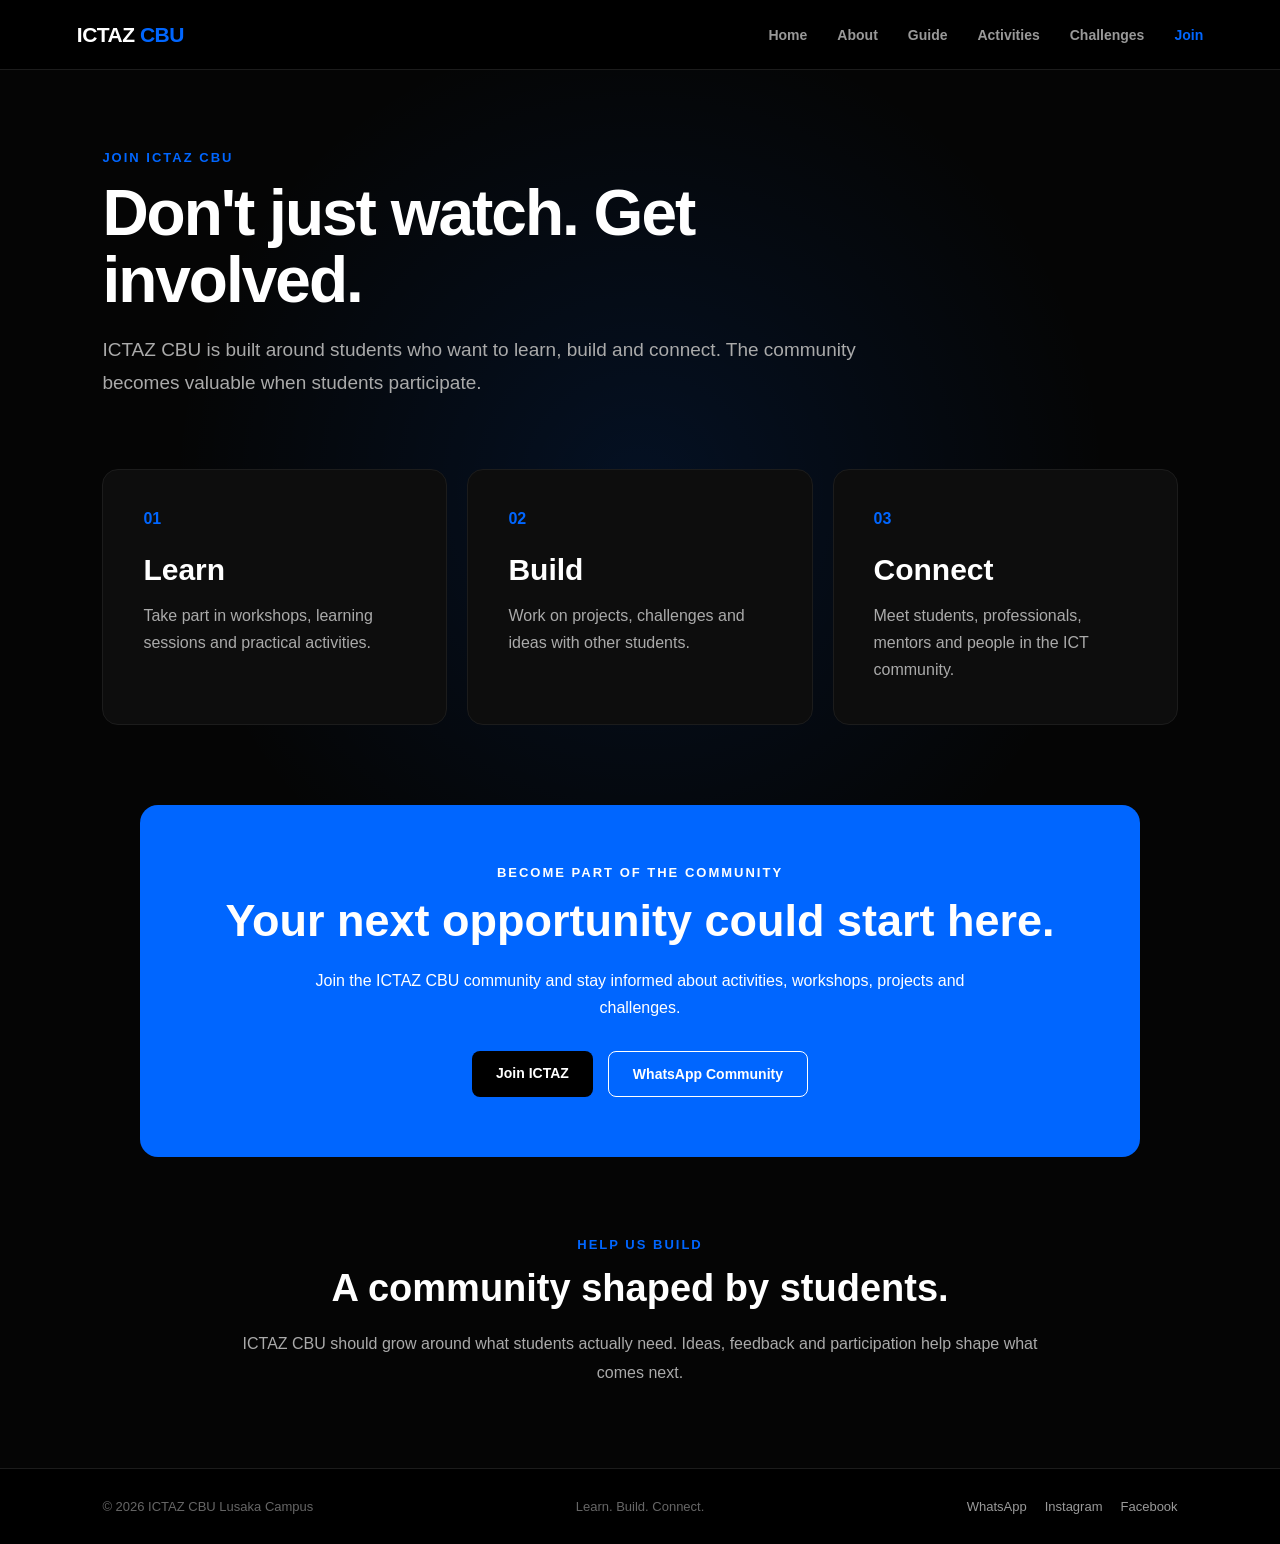
<file: join.html>
<!DOCTYPE html>
<html lang="en">

<head>
    <!-- Google tag (gtag.js) -->
<script async src="https://www.googletagmanager.com/gtag/js?id=G-HC9DWWQ4GY"></script>
<script>
  window.dataLayer = window.dataLayer || [];
  function gtag(){dataLayer.push(arguments);}
  gtag('js', new Date());

  gtag('config', 'G-HC9DWWQ4GY');
</script>
    <meta charset="UTF-8">
    <meta name="viewport" content="width=device-width, initial-scale=1.0">

    <title>Join | ICTAZ CBU</title>

    <link rel="stylesheet" href="./css/style.css">
</head>

<body>

    <!-- NAVIGATION -->
    <nav class="navbar">

        <a href="index.html" class="logo">
            ICTAZ <span>CBU</span>
        </a>

        <div class="nav-links">
            <a href="index.html">Home</a>
            <a href="about.html">About</a>
            <a href="guide.html">Guide</a>
            <a href="activities.html">Activities</a>
            <a href="challenges.html">Challenges</a>
            <a href="join.html" class="active">Join</a>
        </div>

    </nav>


    <!-- JOIN PAGE -->
    <main class="join-page">

        <section class="page-heading">

            <p class="page-label">
                JOIN ICTAZ CBU
            </p>

            <h1>
                Don't just watch.
                Get involved.
            </h1>

            <p>
                ICTAZ CBU is built around students who want to
                learn, build and connect. The community becomes
                valuable when students participate.
            </p>

        </section>


        <!-- BENEFITS -->
        <section class="join-benefits">

            <div class="join-card">

                <span>01</span>

                <h2>
                    Learn
                </h2>

                <p>
                    Take part in workshops, learning sessions
                    and practical activities.
                </p>

            </div>


            <div class="join-card">

                <span>02</span>

                <h2>
                    Build
                </h2>

                <p>
                    Work on projects, challenges and ideas
                    with other students.
                </p>

            </div>


            <div class="join-card">

                <span>03</span>

                <h2>
                    Connect
                </h2>

                <p>
                    Meet students, professionals, mentors
                    and people in the ICT community.
                </p>

            </div>

        </section>


        <!-- JOIN CTA -->
        <section class="join-action">

            <p class="section-label">
                BECOME PART OF THE COMMUNITY
            </p>

            <h2>
                Your next opportunity could start here.
            </h2>

            <p>
                Join the ICTAZ CBU community and stay informed
                about activities, workshops, projects and challenges.
            </p>

            <div class="join-buttons">

                <a href="#" class="btn btn-primary">
                    Join ICTAZ
                </a>

                <a href="https://chat.whatsapp.com/CK21gve3SarLsWbLvcBJWa" class="btn btn-secondary" target="_blank" rel="noopener noreferrer">
                    WhatsApp Community
                </a>

            </div>

        </section>


        <!-- FEEDBACK -->
        <section class="feedback-section">

            <p class="section-label">
                HELP US BUILD
            </p>

            <h2>
                A community shaped by students.
            </h2>

            <p>
                ICTAZ CBU should grow around what students actually
                need. Ideas, feedback and participation help shape
                what comes next.
            </p>

        </section>

    </main>


    <!-- FOOTER -->
    <footer class="footer">

        <p>
            © 2026 ICTAZ CBU Lusaka Campus
        </p>

        <p>
            Learn. Build. Connect.
        </p>

        <div class="social-links" aria-label="Social media links">
            <a href="https://chat.whatsapp.com/CK21gve3SarLsWbLvcBJWa" target="_blank" rel="noopener noreferrer">WhatsApp</a>
            <a href="https://www.instagram.com/ictazcbulsk?utm_source=qr&amp;stkn=MmcwN2N1dWViOWpy" target="_blank" rel="noopener noreferrer">Instagram</a>
            <a href="https://www.facebook.com/share/1Fq2WLY2Lz/" target="_blank" rel="noopener noreferrer">Facebook</a>
        </div>

    </footer>


    <script src="./js/script.js"></script>

</body>

</html>
</file>
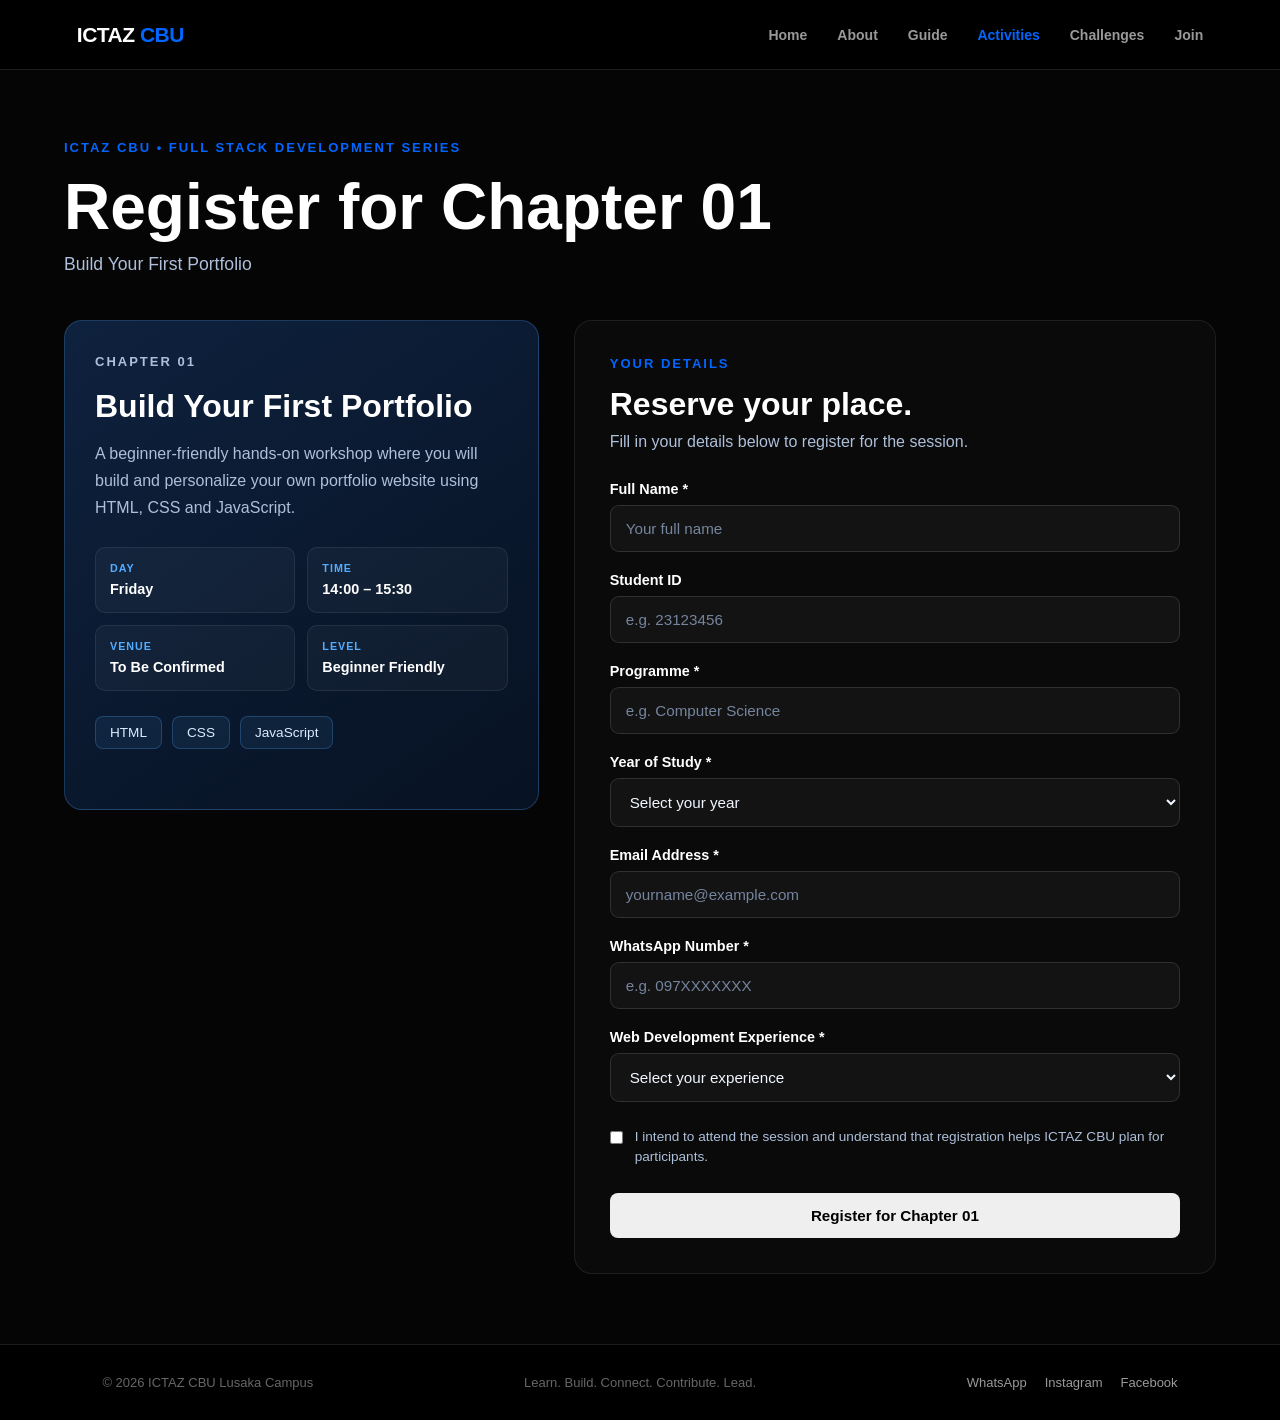
<file: register.html>
<!DOCTYPE html>
<html lang="en">

<head>
    <!-- Google tag (gtag.js) -->
    <script async src="https://www.googletagmanager.com/gtag/js?id=G-HC9DWWQ4GY"></script>
    <script>
        window.dataLayer = window.dataLayer || [];

        function gtag() {
            dataLayer.push(arguments);
        }

        gtag('js', new Date());
        gtag('config', 'G-HC9DWWQ4GY');
    </script>

    <meta charset="UTF-8">
    <meta name="viewport" content="width=device-width, initial-scale=1.0">

    <title>Register | ICTAZ CBU</title>

    <link rel="stylesheet" href="./css/style.css">
</head>

<body>

    <!-- NAVIGATION -->
    <nav class="navbar">
        <a href="index.html" class="logo">
            ICTAZ <span>CBU</span>
        </a>

        <div class="nav-links">
            <a href="index.html">Home</a>
            <a href="about.html">About</a>
            <a href="guide.html">Guide</a>
            <a href="activities.html" class="active">Activities</a>
            <a href="challenges.html">Challenges</a>
            <a href="join.html">Join</a>
        </div>
    </nav>


    <main class="registration-page">

        <!-- PAGE INTRO -->
        <section class="registration-heading">

            <p class="page-label">
                ICTAZ CBU • FULL STACK DEVELOPMENT SERIES
            </p>

            <h1>
                Register for Chapter 01
            </h1>

            <p>
                Build Your First Portfolio
            </p>

        </section>


        <section class="registration-layout">

            <!-- EVENT SUMMARY -->
            <aside class="registration-event">

                <p class="section-label">
                    CHAPTER 01
                </p>

                <h2>
                    Build Your First Portfolio
                </h2>

                <p>
                    A beginner-friendly hands-on workshop where you will
                    build and personalize your own portfolio website using
                    HTML, CSS and JavaScript.
                </p>

                <div class="registration-event-details">

                    <div>
                        <span>DAY</span>
                        <strong>Friday</strong>
                    </div>

                    <div>
                        <span>TIME</span>
                        <strong>14:00 – 15:30</strong>
                    </div>

                    <div>
                        <span>VENUE</span>
                        <strong>To Be Confirmed</strong>
                    </div>

                    <div>
                        <span>LEVEL</span>
                        <strong>Beginner Friendly</strong>
                    </div>

                </div>

                <div class="event-tech">
                    <span>HTML</span>
                    <span>CSS</span>
                    <span>JavaScript</span>
                </div>

            </aside>


            <!-- REGISTRATION FORM -->
            <section class="registration-form-container">

                <p class="section-label">
                    YOUR DETAILS
                </p>

                <h2>
                    Reserve your place.
                </h2>

                <p class="form-intro">
                    Fill in your details below to register for the session.
                </p>


                <form
    id="eventRegistrationForm"
    action="https://docs.google.com/forms/d/e/1FAIpQLSdpSJAYjRENSSZSgS6ghPyyrgbVlOk4mUeOMAVUjmDB1yc21w/formResponse"
    method="POST"
    target="hidden_iframe"
>

    <!-- NAME -->
    <div class="form-group">
        <label for="fullName">Full Name *</label>
        <input
            type="text"
            id="fullName"
            name="entry.203194491"
            placeholder="Your full name"
            required>
    </div>

    <!-- STUDENT ID -->
    <div class="form-group">
        <label for="studentId">Student ID</label>
        <input
            type="text"
            id="studentId"
            name="entry.2106004712"
            placeholder="e.g. 23123456">
    </div>

    <!-- PROGRAMME -->
    <div class="form-group">
        <label for="programme">Programme *</label>
        <input
            type="text"
            id="programme"
            name="entry.1083462841"
            placeholder="e.g. Computer Science"
            required>
    </div>

    <!-- YEAR -->
    <div class="form-group">
        <label for="year">Year of Study *</label>

        <select
            id="year"
            name="entry.1182717705"
            required>

            <option value="">Select your year</option>
            <option value="first year">1st Year</option>
            <option value="second year">2nd Year</option>
            <option value="third year">3rd Year</option>
            <option value="fourth year">4th Year</option>
            <option value="fifth year">5th Year</option>
            <option value="Other">Other</option>

        </select>
    </div>

    <!-- EMAIL -->
    <div class="form-group">
        <label for="email">Email Address *</label>
        <input
            type="email"
            id="email"
            name="entry.1724585427"
            placeholder="yourname@example.com"
            required>
    </div>

    <!-- WHATSAPP -->
    <div class="form-group">
        <label for="phone">WhatsApp Number *</label>
        <input
            type="tel"
            id="phone"
            name="entry.2140467203"
            placeholder="e.g. 097XXXXXXX"
            required>
    </div>

    <!-- EXPERIENCE -->
    <div class="form-group">
        <label for="experience">
            Web Development Experience *
        </label>

        <select
            id="experience"
            name="entry.385110697"
            required>

            <option value="">Select your experience</option>

            <option value="Complete beginner">
                Complete beginner
            </option>

            <option value="I have tried HTML/CSS before">
                I have tried HTML/CSS before
            </option>

            <option value="I am already comfortable with the basics">
                I am already comfortable with the basics
            </option>

        </select>
    </div>

    <!-- AGREEMENT -->
    <div class="form-check">
        <input
            type="checkbox"
            id="attendanceAgreement"
            required>

        <label for="attendanceAgreement">
            I intend to attend the session and understand
            that registration helps ICTAZ CBU plan for participants.
        </label>
    </div>

    <!-- BUTTON -->
    <button
        type="submit"
        class="btn registration-submit">

        Register for Chapter 01

    </button>

</form>

<iframe
    name="hidden_iframe"
    id="hidden_iframe"
    style="display:none;">
</iframe>

                <!-- SUCCESS MESSAGE -->
                <div
                    id="registrationSuccess"
                    class="registration-success"
                    hidden>

                    <span class="success-icon">
                        ✓
                    </span>

                    <h3>
                        Registration successful!
                    </h3>

                    <p>
                        You're registered for
                        <strong>Chapter 01: Build Your First Portfolio.</strong>
                    </p>

                    <p>
                        Friday • 14:00–15:30
                    </p>

                    <p>
                        Venue information will be communicated once confirmed.
                    </p>

                    <a href="activities.html" class="btn">
                        Back to Activities
                    </a>

                </div>

            </section>

        </section>

    </main>


    <!-- FOOTER -->
    <footer class="footer">

        <p>
            © 2026 ICTAZ CBU Lusaka Campus
        </p>

        <p>
            Learn. Build. Connect. Contribute. Lead.
        </p>

        <div class="social-links" aria-label="Social media links">

            <a
                href="https://chat.whatsapp.com/CK21gve3SarLsWbLvcBJWa"
                target="_blank"
                rel="noopener noreferrer">
                WhatsApp
            </a>

            <a
                href="https://www.instagram.com/ictazcbulsk?utm_source=qr&amp;stkn=MmcwN2N1dWViOWpy"
                target="_blank"
                rel="noopener noreferrer">
                Instagram
            </a>

            <a
                href="https://www.facebook.com/share/1Fq2WLY2Lz/"
                target="_blank"
                rel="noopener noreferrer">
                Facebook
            </a>

        </div>

    </footer>


    <script src="./js/script.js"></script>

</body>

</html>
</file>
<file: css/style.css>
/* ========================================
   ICTAZ CBU WEBSITE
   MAIN STYLESHEET
======================================== */


/* ========================================
   VARIABLES
======================================== */

:root {
    --blue: #0066ff;
    --dark-blue: #0047b3;

    --black: #050505;
    --dark: #0b0b0b;
    --card: #0d0d0d;

    --border: #1c1c1c;

    --grey: #aaaaaa;
    --white: #ffffff;
}


/* ========================================
   RESET
======================================== */

* {
    margin: 0;
    padding: 0;
    box-sizing: border-box;
}


html {
    scroll-behavior: smooth;
}


body {
    font-family: Arial, Helvetica, sans-serif;
    background: var(--black);
    color: var(--white);

    animation: pageFadeIn 0.45s ease;
}


a {
    text-decoration: none;
    color: inherit;
}


button {
    font-family: inherit;
}


/* ========================================
   PAGE TRANSITION
======================================== */

@keyframes pageFadeIn {

    from {
        opacity: 0;
        transform: translateY(8px);
    }

    to {
        opacity: 1;
        transform: translateY(0);
    }

}


/* ========================================
   NAVIGATION
======================================== */

.navbar {
    height: 70px;

    padding: 0 6%;

    background: #000000;

    border-bottom: 1px solid var(--border);

    display: flex;
    align-items: center;
    justify-content: space-between;

    position: sticky;
    top: 0;

    z-index: 1000;
}


.logo {
    font-size: 21px;
    font-weight: bold;
    letter-spacing: -0.5px;
}


.logo span {
    color: var(--blue);
}


.nav-links {
    display: flex;
    align-items: center;
    gap: 30px;
}


.nav-links a {
    color: #999999;

    font-size: 14px;
    font-weight: 600;

    transition:
        color 0.25s ease,
        transform 0.25s ease;
}


.nav-links a:hover {
    color: var(--white);
    transform: translateY(-1px);
}


.nav-links a.active {
    color: var(--blue);
}


/* ========================================
   BUTTONS
======================================== */

.btn {
    display: inline-block;

    padding: 14px 24px;

    border-radius: 8px;

    font-size: 14px;
    font-weight: bold;

    transition:
        transform 0.25s ease,
        background 0.25s ease,
        border-color 0.25s ease;
}


.btn:hover {
    transform: translateY(-3px);
}


.btn-primary {
    background: var(--blue);
    color: white;
}


.btn-primary:hover {
    background: #0054d6;
}


.btn-secondary {
    background: transparent;

    color: white;

    border: 1px solid #333333;
}


.btn-secondary:hover {
    border-color: var(--blue);
}


/* ========================================
   SHARED PAGE HEADING
======================================== */

.page-heading {
    max-width: 800px;
    margin-bottom: 70px;
}


.page-label,
.section-label {
    color: var(--blue);

    font-size: 13px;
    font-weight: bold;

    letter-spacing: 2px;

    margin-bottom: 15px;
}


.page-heading h1 {
    font-size: 64px;

    line-height: 1.05;

    color: white;

    margin-bottom: 20px;

    letter-spacing: -2px;
}


.page-heading > p:last-child {
    color: #aaaaaa;

    font-size: 19px;

    line-height: 1.7;
}


/* ========================================
   HOME PAGE
======================================== */

.hero {
    min-height: calc(100vh - 70px);

    padding: 90px 8%;

    display: flex;
    align-items: center;
    justify-content: space-between;

    gap: 60px;

    background:
        radial-gradient(
            circle at 75% 30%,
            rgba(0, 102, 255, 0.25),
            transparent 35%
        ),
        linear-gradient(
            135deg,
            #050505 0%,
            #001b45 50%,
            #0066ff 100%
        );
}


.hero-content {
    max-width: 720px;
}


.hero-label {
    color: #b9d4ff;

    font-size: 13px;
    font-weight: bold;

    letter-spacing: 3px;

    margin-bottom: 25px;
}


.hero h1 {
    font-size: clamp(65px, 9vw, 120px);

    line-height: 0.88;

    letter-spacing: -6px;

    margin-bottom: 35px;
}


.hero-description {
    max-width: 600px;

    color: #d2d2d2;

    font-size: 18px;

    line-height: 1.7;

    margin-bottom: 35px;
}


.hero-buttons {
    display: flex;

    gap: 15px;

    flex-wrap: wrap;
}


.hero-feature {
    width: 360px;

    padding: 35px;

    background: rgba(5, 5, 5, 0.8);

    border: 1px solid rgba(255, 255, 255, 0.12);

    border-radius: 16px;

    backdrop-filter: blur(10px);
}


.feature-label {
    color: var(--blue);

    font-size: 12px;
    font-weight: bold;

    letter-spacing: 2px;

    margin-bottom: 20px;
}


.hero-feature h2 {
    font-size: 30px;

    line-height: 1.2;

    margin-bottom: 18px;
}


.hero-feature p {
    color: #aaaaaa;

    line-height: 1.7;

    margin-bottom: 25px;
}


.hero-feature a {
    color: white;

    font-weight: bold;

    font-size: 14px;
}


.hero-feature a:hover {
    color: var(--blue);
}


/* HOME PILLARS */

.home-pillars {
    background: var(--black);

    padding: 90px 8%;

    display: grid;

    grid-template-columns: repeat(3, 1fr);

    gap: 20px;
}


.home-pillar {
    background: #0b0b0b;

    border: 1px solid var(--border);

    border-radius: 16px;

    padding: 40px;

    transition:
        transform 0.3s ease,
        border-color 0.3s ease;
}


.home-pillar:hover {
    transform: translateY(-7px);

    border-color: var(--blue);
}


.home-pillar span {
    color: var(--blue);

    font-weight: bold;
}


.home-pillar h2 {
    font-size: 32px;

    margin: 25px 0 15px;
}


.home-pillar p {
    color: var(--grey);

    line-height: 1.7;
}


/* HOME CTA */

.home-cta {
    padding: 100px 8%;

    background: var(--blue);

    text-align: center;
}


.home-cta .section-label {
    color: white;
}


.home-cta h2 {
    max-width: 850px;

    margin: 0 auto 20px;

    font-size: 52px;

    line-height: 1.1;
}


.home-cta h2 span {
    color: #001c4d;
}


.home-cta > p:not(.section-label) {
    max-width: 650px;

    margin: 0 auto 30px;

    color: white;

    line-height: 1.7;
}


.home-cta .btn {
    background: black;
}


/* ========================================
   ABOUT PAGE
======================================== */

.about-page {
    background: var(--black);

    min-height: calc(100vh - 70px);

    padding: 80px 8%;
}


/* MAIN INFORMATION */

.about-content-grid {
    display: grid;

    grid-template-columns: 2fr 1fr;

    gap: 25px;

    max-width: 1100px;

    margin: 0 auto 80px;
}


.about-main-card,
.about-side-card {
    background: #0d0d0d;

    border: 1px solid #1b1b1b;

    border-radius: 16px;

    padding: 40px;
}


.about-main-card h2 {
    color: white;

    font-size: 32px;

    line-height: 1.3;

    margin-bottom: 25px;
}


.about-main-card p:not(.section-label),
.about-side-card p {
    color: #aaaaaa;

    line-height: 1.8;
}


.about-main-card p:not(.section-label) {
    margin-bottom: 20px;
}


.about-side-card {
    display: flex;

    flex-direction: column;

    justify-content: center;
}


.big-number {
    color: var(--blue);

    font-size: 50px;

    font-weight: bold;

    margin-bottom: 20px;
}


.about-side-card h3 {
    color: white;

    font-size: 25px;

    margin-bottom: 15px;
}


/* VISION */

.vision-section {
    background: var(--blue);

    border-radius: 16px;

    padding: 45px;

    max-width: 1100px;

    margin: 0 auto 70px;

    display: flex;

    justify-content: space-between;

    align-items: center;

    gap: 50px;
}


.vision-section h2 {
    color: white;

    font-size: 36px;
}


.vision-section .section-label {
    color: white;
}


.vision-text {
    max-width: 500px;

    color: white;

    line-height: 1.8;

    font-size: 17px;
}


/* PILLARS */

.about-pillars {
    max-width: 1100px;

    margin: 0 auto;

    display: grid;

    grid-template-columns: repeat(3, 1fr);

    gap: 20px;
}


.pillar-card {
    background: #0d0d0d;

    border: 1px solid #1b1b1b;

    border-radius: 16px;

    padding: 35px;

    transition:
        transform 0.3s ease,
        border-color 0.3s ease;
}


.pillar-card:hover {
    transform: translateY(-6px);

    border-color: var(--blue);
}


.pillar-card span {
    color: var(--blue);

    font-weight: bold;
}


.pillar-card h3 {
    color: white;

    font-size: 25px;

    margin: 20px 0 15px;
}


.pillar-card p {
    color: #aaaaaa;

    line-height: 1.7;
}


/* ========================================
   GUIDE PAGE
======================================== */

.guide-page {
    min-height: calc(100vh - 70px);

    padding: 80px 8%;

    background:
        radial-gradient(
            circle at 80% 20%,
            rgba(0, 102, 255, 0.12),
            transparent 35%
        ),
        var(--black);
}


.guide-heading {
    max-width: 850px;
}


.guide-container {
    max-width: 1100px;

    margin: 0 auto;

    display: grid;

    grid-template-columns: 0.8fr 1.2fr;

    gap: 60px;

    align-items: center;
}


.avatar-area {
    text-align: center;
}


.avatar-container {
    width: 280px;
    height: 280px;

    margin: 0 auto 20px;

    perspective: 1000px;
}


.avatar {
    width: 100%;
    height: 100%;

    position: relative;

    transform-style: preserve-3d;

    transition: transform 0.7s ease;
}


.avatar.flip {
    transform: rotateY(180deg);
}


.avatar-face {
    position: absolute;

    width: 100%;
    height: 100%;

    border-radius: 50%;

    display: flex;

    align-items: center;
    justify-content: center;

    backface-visibility: hidden;

    font-size: 45px;

    font-weight: bold;

    border: 3px solid var(--blue);

    box-shadow:
        0 0 50px rgba(0, 102, 255, 0.25);
}


.avatar-front {
    background:
        radial-gradient(
            circle,
            #101010,
            #000000
        );

    color: var(--blue);
}


.avatar-back {
    background: var(--blue);

    color: white;

    transform: rotateY(180deg);

    font-size: 80px;
}


.avatar-hint {
    color: #777777;

    font-size: 13px;
}


.guide-content {
    background: #0b0b0b;

    border: 1px solid var(--border);

    border-radius: 18px;

    padding: 45px;
}


.guide-content h2 {
    font-size: 36px;

    margin-bottom: 15px;
}


.guide-content > p:not(.section-label) {
    color: var(--grey);

    line-height: 1.7;

    margin-bottom: 30px;
}


.guide-buttons {
    display: flex;

    flex-direction: column;

    gap: 10px;
}


.guide-button {
    width: 100%;

    border: 1px solid #222222;

    background: #050505;

    color: white;

    padding: 17px 20px;

    border-radius: 10px;

    display: flex;

    align-items: center;

    gap: 15px;

    text-align: left;

    cursor: pointer;

    transition:
        background 0.25s ease,
        border-color 0.25s ease,
        transform 0.25s ease;
}


.guide-button:hover {
    border-color: var(--blue);

    transform: translateX(5px);
}


.guide-button.completed {
    border-color: var(--blue);

    background: #071b3a;
}


.check {
    width: 25px;
    height: 25px;

    border-radius: 50%;

    border: 1px solid #333333;

    display: flex;

    align-items: center;
    justify-content: center;

    color: transparent;

    flex-shrink: 0;
}


.guide-button.completed .check {
    background: var(--blue);

    border-color: var(--blue);

    color: white;
}


/* GUIDE PROGRESS */

.guide-progress {
    margin-top: 35px;
}


.progress-header {
    display: flex;

    justify-content: space-between;

    color: #888888;

    font-size: 13px;

    margin-bottom: 10px;
}


#progress-text {
    color: var(--blue);

    font-weight: bold;
}


.progress-bar {
    width: 100%;

    height: 7px;

    background: #222222;

    border-radius: 20px;

    overflow: hidden;
}


#progress-fill {
    width: 0%;

    height: 100%;

    background: var(--blue);

    transition: width 0.4s ease;
}


/* NEXT CHALLENGE */

.next-challenge {
    display: none;

    margin-top: 30px;

    padding: 25px;

    background: #061d40;

    border: 1px solid var(--blue);

    border-radius: 12px;
}


.next-challenge.show {
    display: block;

    animation: pageFadeIn 0.5s ease;
}


.next-challenge h3 {
    font-size: 25px;

    margin-bottom: 10px;
}


.next-challenge p:not(.section-label) {
    color: var(--grey);

    line-height: 1.6;

    margin-bottom: 20px;
}


/* ========================================
   ACTIVITIES PAGE
======================================== */

.activities-page {
    min-height: calc(100vh - 70px);

    padding: 80px 8%;

    background: #050505;
}


.activities-grid {
    max-width: 1100px;

    margin: 0 auto 80px;

    display: grid;

    grid-template-columns: repeat(3, 1fr);

    gap: 20px;
}


.activity-card {
    background: #0d0d0d;

    border: 1px solid var(--border);

    border-radius: 16px;

    padding: 35px;

    min-height: 250px;

    transition:
        transform 0.3s ease,
        border-color 0.3s ease;
}


.activity-card:hover {
    transform: translateY(-7px);

    border-color: var(--blue);
}


.activity-card span {
    color: var(--blue);

    font-weight: bold;
}


.activity-card h2 {
    font-size: 26px;

    margin: 25px 0 15px;
}


.activity-card p {
    color: var(--grey);

    line-height: 1.7;
}


.activity-feature {
    max-width: 1100px;

    margin: 0 auto;

    padding: 45px;

    background: var(--blue);

    border-radius: 16px;

    display: flex;

    justify-content: space-between;

    align-items: center;

    gap: 40px;
}


.activity-feature .section-label {
    color: white;
}


.activity-feature h2 {
    font-size: 36px;

    margin-bottom: 15px;
}


.activity-feature p:not(.section-label) {
    max-width: 650px;

    color: white;

    line-height: 1.7;
}


.activity-feature .btn {
    background: black;

    flex-shrink: 0;
}


/* ========================================
   CHALLENGES PAGE
======================================== */

.challenges-page {
    min-height: calc(100vh - 70px);

    padding: 80px 8%;

    background: var(--black);
}


.featured-challenge {
    max-width: 1100px;

    margin: 0 auto 80px;

    padding: 50px;

    border-radius: 18px;

    background:
        linear-gradient(
            135deg,
            #001d49,
            #0066ff
        );
}


.challenge-number {
    font-size: 12px;

    font-weight: bold;

    letter-spacing: 2px;

    margin-bottom: 30px;

    color: #bcd6ff;
}


.featured-challenge .section-label {
    color: white;
}


.challenge-logo-placeholder {
    width: 150px;
    height: 150px;

    margin: 10px 0 35px;

    border: 2px dashed #bcd6ff;
    border-radius: 50%;

    display: flex;
    flex-direction: column;
    align-items: center;
    justify-content: center;

    color: white;
    text-align: center;
    transform: rotate(-7deg);
}


.challenge-logo-placeholder span {
    font-size: 12px;
    letter-spacing: 3px;
}


.challenge-logo-placeholder strong {
    font-size: 32px;
    line-height: 1;
}


.featured-challenge h2 {
    font-size: 48px;

    margin-bottom: 20px;
}


.challenge-intro {
    color: white;

    font-size: 18px;

    line-height: 1.7;

    max-width: 700px;

    margin-bottom: 40px;
}


.challenge-details {
    display: grid;

    grid-template-columns: repeat(3, 1fr);

    gap: 20px;
}


.challenge-details div {
    padding: 20px;

    background: rgba(0, 0, 0, 0.25);

    border-radius: 10px;
}


.challenge-details span {
    display: block;

    color: #bcd6ff;

    font-size: 12px;

    margin-bottom: 8px;
}


.challenge-details strong {
    color: white;
}


.challenge-entry-button {
    margin-top: 35px;
    background: white;
    color: var(--blue);
}


.challenge-entry-button:hover {
    background: #e8f0ff;
}


/* CHALLENGE CONTENT */

.challenge-content {
    max-width: 1100px;

    margin: 0 auto 80px;

    display: grid;

    grid-template-columns: 1fr 1fr;

    gap: 60px;

    align-items: start;
}


.challenge-info h2 {
    font-size: 36px;

    line-height: 1.2;

    margin-bottom: 20px;
}


.challenge-info > p:last-child {
    color: var(--grey);

    line-height: 1.8;
}


.challenge-list {
    display: flex;

    flex-direction: column;

    gap: 15px;
}


.challenge-list div {
    display: flex;

    align-items: center;

    gap: 20px;

    padding: 20px;

    background: #0d0d0d;

    border: 1px solid var(--border);

    border-radius: 10px;
}


.challenge-list span {
    color: var(--blue);

    font-weight: bold;
}


.challenge-list p {
    color: white;
}


/* FUTURE */

.future-challenges {
    max-width: 1100px;

    margin: 0 auto;
}


.future-challenges > h2 {
    font-size: 38px;

    margin-bottom: 30px;
}


.future-grid {
    display: grid;

    grid-template-columns: repeat(3, 1fr);

    gap: 20px;
}


.future-grid > div {
    background: #0d0d0d;

    border: 1px solid var(--border);

    border-radius: 14px;

    padding: 30px;
}


.future-grid span {
    color: var(--blue);

    font-weight: bold;
}


.future-grid h3 {
    font-size: 22px;

    margin: 20px 0 10px;
}


.future-grid p {
    color: var(--grey);

    line-height: 1.6;
}


/* ========================================
   JOIN PAGE
======================================== */

.join-page {
    min-height: calc(100vh - 70px);

    padding: 80px 8%;

    background:
        radial-gradient(
            circle at 50% 30%,
            rgba(0, 102, 255, 0.12),
            transparent 40%
        ),
        var(--black);
}


.join-benefits {
    max-width: 1100px;

    margin: 0 auto 80px;

    display: grid;

    grid-template-columns: repeat(3, 1fr);

    gap: 20px;
}


.join-card {
    padding: 40px;

    background: #0d0d0d;

    border: 1px solid var(--border);

    border-radius: 16px;

    transition:
        transform 0.3s ease,
        border-color 0.3s ease;
}


.join-card:hover {
    transform: translateY(-7px);

    border-color: var(--blue);
}


.join-card span {
    color: var(--blue);

    font-weight: bold;
}


.join-card h2 {
    font-size: 30px;

    margin: 25px 0 15px;
}


.join-card p {
    color: var(--grey);

    line-height: 1.7;
}


/* JOIN ACTION */

.join-action {
    max-width: 1000px;

    margin: 0 auto 80px;

    padding: 60px;

    background: var(--blue);

    border-radius: 18px;

    text-align: center;
}


.join-action .section-label {
    color: white;
}


.join-action h2 {
    font-size: 45px;

    margin-bottom: 20px;
}


.join-action > p:not(.section-label) {
    max-width: 650px;

    margin: 0 auto 30px;

    color: white;

    line-height: 1.7;
}


.join-buttons {
    display: flex;

    justify-content: center;

    gap: 15px;

    flex-wrap: wrap;
}


.join-buttons .btn-primary {
    background: black;
}


.join-buttons .btn-secondary {
    border-color: white;
}


/* FEEDBACK */

.feedback-section {
    max-width: 800px;

    margin: 0 auto;

    text-align: center;
}


.feedback-section h2 {
    font-size: 38px;

    margin-bottom: 20px;
}


.feedback-section > p:last-child {
    color: var(--grey);

    line-height: 1.8;
}


/* ========================================
   FOOTER
======================================== */

.footer {
    background: #000000;

    border-top: 1px solid var(--border);

    padding: 30px 8%;

    display: flex;

    justify-content: space-between;

    gap: 20px;

    color: #666666;

    font-size: 13px;
}


.social-links {
    display: flex;
    gap: 18px;
}


.social-links a {
    color: #999999;

    transition: color 0.25s ease;
}


.social-links a:hover {
    color: var(--blue);
}


/* ========================================
   MOBILE
======================================== */

@media (max-width: 900px) {

    .nav-links {
        gap: 15px;
    }


    .nav-links a {
        font-size: 12px;
    }


    .hero {
        flex-direction: column;

        align-items: flex-start;
    }


    .hero-feature {
        width: 100%;

        max-width: 500px;
    }


    .home-pillars,
    .about-pillars,
    .activities-grid,
    .join-benefits,
    .future-grid {
        grid-template-columns: 1fr 1fr;
    }


    .guide-container {
        grid-template-columns: 1fr;
    }


    .avatar-area {
        order: 1;
    }


    .guide-content {
        order: 2;
    }


    .challenge-content {
        grid-template-columns: 1fr;
    }

}


@media (max-width: 768px) {

    .navbar {
        height: auto;

        min-height: 70px;

        padding: 18px 6%;

        flex-direction: column;

        gap: 15px;
    }


    .footer {
        flex-wrap: wrap;
    }


    .social-links {
        width: 100%;
        justify-content: flex-start;
    }


    .nav-links {
        width: 100%;

        justify-content: center;

        flex-wrap: wrap;

        gap: 12px 18px;
    }


    .page-heading h1 {
        font-size: 45px;

        letter-spacing: -1px;
    }


    .page-heading > p:last-child {
        font-size: 17px;
    }


    .hero {
        min-height: auto;

        padding: 70px 6%;
    }


    .hero h1 {
        font-size: 70px;

        letter-spacing: -4px;
    }


    .hero-description {
        font-size: 16px;
    }


    .home-pillars,
    .about-pillars,
    .activities-grid,
    .join-benefits,
    .future-grid {
        grid-template-columns: 1fr;
    }


    .about-page,
    .guide-page,
    .activities-page,
    .challenges-page,
    .join-page {
        padding: 60px 6%;
    }


    .about-content-grid {
        grid-template-columns: 1fr;
    }


    .vision-section {
        flex-direction: column;

        align-items: flex-start;
    }


    .activity-feature {
        flex-direction: column;

        align-items: flex-start;
    }


    .featured-challenge {
        padding: 35px;
    }


    .featured-challenge h2 {
        font-size: 36px;
    }


    .challenge-details {
        grid-template-columns: 1fr;
    }


    .join-action {
        padding: 40px 25px;
    }


    .join-action h2 {
        font-size: 35px;
    }


    .footer {
        flex-direction: column;

        text-align: center;
    }

}


@media (max-width: 500px) {

    .hero h1 {
        font-size: 58px;
    }


    .hero-buttons {
        flex-direction: column;
    }


    .hero-buttons .btn {
        text-align: center;
    }


    .avatar-container {
        width: 220px;
        height: 220px;
    }


    .guide-content {
        padding: 30px 22px;
    }


    .guide-content h2 {
        font-size: 29px;
    }

}
/* ========================================
   HOMEPAGE V2
   ICTAZ CBU
======================================== */


/* ========================================
   SHARED HOMEPAGE SECTION HEADING
======================================== */

.section-heading {
    max-width: 760px;
    margin-bottom: 45px;
}

.section-heading h2 {
    color: var(--white);
    font-size: clamp(36px, 5vw, 58px);
    line-height: 1.08;
    letter-spacing: -2px;
    margin-bottom: 18px;
}

.section-heading > p:not(.section-label) {
    color: var(--grey);
    font-size: 17px;
    line-height: 1.8;
    max-width: 680px;
}


/* ========================================
   TEXT LINKS
======================================== */

.text-link {
    display: inline-block;

    color: var(--blue);

    font-size: 14px;
    font-weight: bold;

    margin-top: 10px;

    transition:
        color 0.25s ease,
        transform 0.25s ease;
}

.text-link:hover {
    color: var(--white);
    transform: translateX(5px);
}


/* ========================================
   ABOUT PREVIEW
======================================== */

.home-about {
    padding: 110px 8%;

    display: grid;
    grid-template-columns: 1fr 1fr;

    gap: 80px;

    align-items: start;

    background: var(--black);

    border-bottom: 1px solid var(--border);
}

.home-about .section-heading {
    margin-bottom: 0;
}

.home-about-content {
    max-width: 650px;
}

.home-about-content p {
    color: var(--grey);

    font-size: 17px;
    line-height: 1.8;

    margin-bottom: 20px;
}


/* ========================================
   HOME DIRECTION
======================================== */

.home-direction {
    padding: 110px 8%;

    background:
        radial-gradient(
            circle at 90% 10%,
            rgba(0, 102, 255, 0.1),
            transparent 30%
        ),
        #070707;
}

.direction-heading {
    max-width: 800px;
}


/*
    Override the original home-pillars section.

    The original stylesheet gives .home-pillars
    its own 90px padding. Since it now lives inside
    .home-direction, we remove that outer padding.
*/

.home-direction .home-pillars {
    padding: 0;

    background: transparent;

    grid-template-columns: repeat(6, 1fr);

    max-width: 1400px;

    gap: 18px;
}


/*
    First three cards take two columns each.
*/

.home-direction .home-pillar:nth-child(1),
.home-direction .home-pillar:nth-child(2),
.home-direction .home-pillar:nth-child(3) {
    grid-column: span 2;
}


/*
    Last two cards share the second row.
*/

.home-direction .home-pillar:nth-child(4) {
    grid-column: 2 / span 2;
}

.home-direction .home-pillar:nth-child(5) {
    grid-column: 4 / span 2;
}


.home-direction .home-pillar {
    min-height: 260px;

    display: flex;
    flex-direction: column;

    justify-content: flex-start;

    position: relative;

    overflow: hidden;
}


.home-direction .home-pillar::after {
    content: "";

    position: absolute;

    width: 100px;
    height: 100px;

    right: -50px;
    bottom: -50px;

    border-radius: 50%;

    background: rgba(0, 102, 255, 0.08);

    transition:
        transform 0.3s ease,
        background 0.3s ease;
}


.home-direction .home-pillar:hover::after {
    transform: scale(2.2);

    background: rgba(0, 102, 255, 0.12);
}


/* ========================================
   GENERAL HOME SECTIONS
======================================== */

.home-section {
    padding: 110px 8%;

    background: var(--black);

    border-top: 1px solid var(--border);
}

.home-section:nth-of-type(even) {
    background: #070707;
}


/* ========================================
   CARD LABEL
======================================== */

.card-label {
    color: var(--blue);

    font-size: 12px;
    font-weight: bold;

    letter-spacing: 2px;

    margin-bottom: 16px;
}


/* ========================================
   UPCOMING ACTIVITY
======================================== */

.activity-feature-card {
    max-width: 1200px;

    padding: 50px;

    background:
        linear-gradient(
            135deg,
            #07162e,
            #0b2e63
        );

    border: 1px solid #174d91;

    border-radius: 20px;

    display: flex;

    justify-content: space-between;
    align-items: center;

    gap: 50px;

    position: relative;

    overflow: hidden;
}


.activity-feature-card::after {
    content: "";

    position: absolute;

    width: 300px;
    height: 300px;

    right: -120px;
    top: -120px;

    border-radius: 50%;

    background: rgba(0, 102, 255, 0.2);
}


.activity-feature-content {
    max-width: 700px;

    position: relative;

    z-index: 1;
}


.activity-feature-content h3 {
    color: white;

    font-size: clamp(30px, 4vw, 44px);

    line-height: 1.15;

    margin-bottom: 18px;
}


.activity-feature-content p:not(.card-label) {
    color: #c5c5c5;

    line-height: 1.8;
}


.activity-feature-card .btn {
    flex-shrink: 0;

    position: relative;

    z-index: 1;
}


/* ========================================
   LATEST UPDATE
======================================== */

.home-latest {
    background:
        radial-gradient(
            circle at 15% 50%,
            rgba(0, 102, 255, 0.09),
            transparent 35%
        ),
        #070707;
}


.update-card {
    max-width: 950px;

    padding: 45px;

    background: #0d0d0d;

    border: 1px solid var(--border);

    border-radius: 18px;

    transition:
        transform 0.3s ease,
        border-color 0.3s ease;
}


.update-card:hover {
    transform: translateY(-5px);

    border-color: var(--blue);
}


.update-meta {
    display: flex;

    justify-content: space-between;

    gap: 20px;

    margin-bottom: 30px;

    color: var(--blue);

    font-size: 11px;
    font-weight: bold;

    letter-spacing: 2px;
}


.update-card h3 {
    max-width: 750px;

    color: white;

    font-size: clamp(28px, 4vw, 42px);

    line-height: 1.2;

    margin-bottom: 20px;
}


.update-card > p {
    max-width: 750px;

    color: var(--grey);

    line-height: 1.8;

    font-size: 16px;
}


/* ========================================
   PROJECT FEATURE
======================================== */

.project-feature-card {
    max-width: 1100px;

    display: grid;

    grid-template-columns: 180px 1fr;

    background: #0d0d0d;

    border: 1px solid var(--border);

    border-radius: 20px;

    overflow: hidden;

    transition:
        transform 0.3s ease,
        border-color 0.3s ease;
}


.project-feature-card:hover {
    transform: translateY(-5px);

    border-color: var(--blue);
}


.project-number {
    min-height: 300px;

    display: flex;

    align-items: center;
    justify-content: center;

    background:
        linear-gradient(
            145deg,
            #001c47,
            #0066ff
        );

    color: white;

    font-size: 64px;
    font-weight: bold;

    letter-spacing: -4px;
}


.project-feature-content {
    padding: 45px;

    display: flex;
    flex-direction: column;

    justify-content: center;
}


.project-feature-content h3 {
    color: white;

    font-size: clamp(30px, 4vw, 42px);

    margin-bottom: 18px;
}


.project-feature-content > p:not(.card-label) {
    max-width: 650px;

    color: var(--grey);

    line-height: 1.8;
}


/* ========================================
   OPPORTUNITIES
======================================== */

.opportunities-section {
    background: #070707;
}


.opportunities-grid {
    max-width: 1200px;

    display: grid;

    grid-template-columns: repeat(4, 1fr);

    gap: 18px;
}


.opportunity-card {
    min-height: 250px;

    padding: 32px;

    background: #0d0d0d;

    border: 1px solid var(--border);

    border-radius: 16px;

    transition:
        transform 0.3s ease,
        border-color 0.3s ease,
        background 0.3s ease;
}


.opportunity-card:hover {
    transform: translateY(-6px);

    border-color: var(--blue);

    background: #101010;
}


.opportunity-card span {
    color: var(--blue);

    font-size: 13px;
    font-weight: bold;
}


.opportunity-card h3 {
    color: white;

    font-size: 25px;

    margin: 30px 0 15px;
}


.opportunity-card p {
    color: var(--grey);

    line-height: 1.7;
}


/* ========================================
   HOMEPAGE V2 RESPONSIVE
======================================== */

@media (max-width: 1100px) {

    .home-about {
        grid-template-columns: 1fr;

        gap: 30px;
    }


    .home-direction .home-pillars {
        grid-template-columns: repeat(2, 1fr);
    }


    .home-direction .home-pillar:nth-child(1),
    .home-direction .home-pillar:nth-child(2),
    .home-direction .home-pillar:nth-child(3),
    .home-direction .home-pillar:nth-child(4),
    .home-direction .home-pillar:nth-child(5) {
        grid-column: auto;
    }


    .home-direction .home-pillar:last-child {
        grid-column: 1 / -1;
    }


    .opportunities-grid {
        grid-template-columns: repeat(2, 1fr);
    }

}


/* ========================================
   TABLET
======================================== */

@media (max-width: 800px) {

    .home-about,
    .home-direction,
    .home-section {
        padding: 80px 6%;
    }


    .section-heading {
        margin-bottom: 35px;
    }


    .section-heading h2 {
        letter-spacing: -1.5px;
    }


    .activity-feature-card {
        padding: 35px;

        flex-direction: column;

        align-items: flex-start;
    }


    .project-feature-card {
        grid-template-columns: 1fr;
    }


    .project-number {
        min-height: 150px;

        justify-content: flex-start;

        padding: 30px;

        font-size: 50px;
    }


    .project-feature-content {
        padding: 35px;
    }

}


/* ========================================
   MOBILE
======================================== */

@media (max-width: 600px) {

    .home-about,
    .home-direction,
    .home-section {
        padding: 65px 5%;
    }


    .home-direction .home-pillars {
        grid-template-columns: 1fr;
    }


    .home-direction .home-pillar:last-child {
        grid-column: auto;
    }


    .home-direction .home-pillar {
        min-height: auto;

        padding: 30px;
    }


    .activity-feature-card {
        padding: 30px 25px;
    }


    .update-card {
        padding: 30px 25px;
    }


    .update-meta {
        flex-direction: column;

        gap: 8px;
    }


    .project-feature-content {
        padding: 30px 25px;
    }


    .opportunities-grid {
        grid-template-columns: 1fr;
    }


    .opportunity-card {
        min-height: auto;
    }

}
/* ========================================
   ABOUT PAGE V2
======================================== */


/* ABOUT STORY */

.about-story {
    max-width: 1100px;

    margin: 0 auto 90px;

    display: grid;

    grid-template-columns: 1fr 1fr;

    gap: 70px;

    align-items: start;
}


.about-story .section-heading {
    margin-bottom: 0;
}


.about-story-content p {
    color: var(--grey);

    font-size: 17px;

    line-height: 1.8;

    margin-bottom: 20px;
}


/* ========================================
   MISSION + VISION
======================================== */

.mission-vision-grid {
    max-width: 1100px;

    margin: 0 auto 100px;

    display: grid;

    grid-template-columns: repeat(2, 1fr);

    gap: 20px;
}


.mission-card {
    min-height: 330px;

    padding: 45px;

    background: #0d0d0d;

    border: 1px solid var(--border);

    border-radius: 18px;

    transition:
        transform 0.3s ease,
        border-color 0.3s ease;
}


.mission-card:hover {
    transform: translateY(-6px);

    border-color: var(--blue);
}


.mission-card h2 {
    color: white;

    font-size: 34px;

    line-height: 1.2;

    margin-bottom: 20px;
}


.mission-card > p:not(.section-label) {
    color: var(--grey);

    line-height: 1.8;
}


/* ========================================
   DIRECTION
======================================== */

.direction-section {
    max-width: 1200px;

    margin: 0 auto 100px;

    padding: 70px 0;

    border-top: 1px solid var(--border);

    border-bottom: 1px solid var(--border);
}


.direction-grid {
    display: grid;

    grid-template-columns: repeat(5, 1fr);

    gap: 15px;
}


.direction-card {
    min-height: 260px;

    padding: 30px 25px;

    background: #0d0d0d;

    border: 1px solid var(--border);

    border-radius: 14px;

    transition:
        transform 0.3s ease,
        border-color 0.3s ease,
        background 0.3s ease;
}


.direction-card:hover {
    transform: translateY(-6px);

    border-color: var(--blue);

    background: #101010;
}


.direction-card span {
    color: var(--blue);

    font-size: 13px;

    font-weight: bold;
}


.direction-card h3 {
    color: white;

    font-size: 25px;

    margin: 30px 0 15px;
}


.direction-card p {
    color: var(--grey);

    line-height: 1.7;
}


/* ========================================
   WHAT TO EXPECT
======================================== */

.expect-section {
    max-width: 1200px;

    margin: 0 auto 100px;
}


.expect-grid {
    display: grid;

    grid-template-columns: repeat(3, 1fr);

    gap: 18px;
}


.expect-card {
    padding: 32px;

    min-height: 230px;

    background: #0d0d0d;

    border: 1px solid var(--border);

    border-radius: 15px;

    transition:
        transform 0.3s ease,
        border-color 0.3s ease;
}


.expect-card:hover {
    transform: translateY(-5px);

    border-color: var(--blue);
}


.expect-card span {
    color: var(--blue);

    font-size: 12px;

    font-weight: bold;
}


.expect-card h3 {
    color: white;

    font-size: 23px;

    margin: 25px 0 13px;
}


.expect-card p {
    color: var(--grey);

    line-height: 1.7;
}


/* ========================================
   ABOUT RESPONSIVE
======================================== */

@media (max-width: 1000px) {

    .direction-grid {
        grid-template-columns: repeat(2, 1fr);
    }


    .direction-card:last-child {
        grid-column: 1 / -1;
    }


    .expect-grid {
        grid-template-columns: repeat(2, 1fr);
    }

}


@media (max-width: 800px) {

    .about-story {
        grid-template-columns: 1fr;

        gap: 30px;

        margin-bottom: 70px;
    }


    .mission-vision-grid {
        grid-template-columns: 1fr;

        margin-bottom: 70px;
    }


    .mission-card {
        min-height: auto;

        padding: 35px;
    }


    .direction-section {
        margin-bottom: 70px;

        padding: 60px 0;
    }


    .expect-section {
        margin-bottom: 70px;
    }

}


@media (max-width: 600px) {

    .direction-grid,
    .expect-grid {
        grid-template-columns: 1fr;
    }


    .direction-card:last-child {
        grid-column: auto;
    }


    .direction-card,
    .expect-card {
        min-height: auto;
    }

}
/* ========================================
   GUIDE PAGE V2
======================================== */


/* COMPLETION ACTIONS */

.guide-next-actions {
    display: flex;

    flex-wrap: wrap;

    gap: 12px;

    margin-top: 25px;
}


/* ========================================
   GUIDE JOURNEY
======================================== */

.guide-journey {
    max-width: 1200px;

    margin: 100px auto 0;

    padding-top: 80px;

    border-top: 1px solid var(--border);
}


.guide-journey-grid {
    display: grid;

    grid-template-columns: repeat(5, 1fr);

    gap: 15px;
}


.guide-journey-card {
    min-height: 250px;

    padding: 30px 25px;

    background: #0d0d0d;

    border: 1px solid var(--border);

    border-radius: 14px;

    transition:
        transform 0.3s ease,
        border-color 0.3s ease,
        background 0.3s ease;
}


.guide-journey-card:hover {
    transform: translateY(-6px);

    border-color: var(--blue);

    background: #101010;
}


.guide-journey-card span {
    color: var(--blue);

    font-size: 12px;

    font-weight: bold;
}


.guide-journey-card h3 {
    color: white;

    font-size: 25px;

    margin: 30px 0 15px;
}


.guide-journey-card p {
    color: var(--grey);

    line-height: 1.7;
}


/* ========================================
   GUIDE RESPONSIVE
======================================== */

@media (max-width: 1000px) {

    .guide-journey-grid {
        grid-template-columns: repeat(2, 1fr);
    }


    .guide-journey-card:last-child {
        grid-column: 1 / -1;
    }

}


@media (max-width: 650px) {

    .guide-next-actions {
        flex-direction: column;
    }


    .guide-next-actions .btn {
        width: 100%;

        text-align: center;
    }


    .guide-journey {
        margin-top: 70px;

        padding-top: 60px;
    }


    .guide-journey-grid {
        grid-template-columns: 1fr;
    }


    .guide-journey-card,
    .guide-journey-card:last-child {
        grid-column: auto;

        min-height: auto;
    }

}
/* =========================================
   UPCOMING EVENT
========================================= */

.upcoming-event {
    margin: 50px 0 70px;
    padding: 35px;
    background: linear-gradient(
        135deg,
        rgba(15, 35, 65, 0.95),
        rgba(7, 18, 35, 0.98)
    );
    border: 1px solid rgba(84, 173, 255, 0.25);
    border-radius: 20px;
}

.event-badge {
    display: inline-block;
    padding: 7px 13px;
    margin-bottom: 25px;

    background: rgba(84, 173, 255, 0.12);
    border: 1px solid rgba(84, 173, 255, 0.35);
    border-radius: 50px;

    color: #54adff;
    font-size: 0.75rem;
    font-weight: 700;
    letter-spacing: 1px;
}

.event-content {
    display: grid;
    grid-template-columns: 1.5fr 1fr;
    gap: 45px;
    align-items: start;
}

.event-main h2 {
    margin: 10px 0 15px;
    font-size: clamp(2rem, 4vw, 3.2rem);
    line-height: 1.1;
}

.event-description {
    max-width: 700px;
    margin-bottom: 30px;

    color: var(--muted, #aebfda);
    line-height: 1.7;
}


/* EVENT DETAILS */

.event-details {
    display: grid;
    grid-template-columns: repeat(3, 1fr);
    gap: 12px;

    margin: 30px 0;
}

.event-detail {
    padding: 16px;

    background: rgba(255, 255, 255, 0.03);
    border: 1px solid rgba(255, 255, 255, 0.08);
    border-radius: 12px;
}

.event-detail span {
    display: block;
    margin-bottom: 7px;

    color: #54adff;
    font-size: 0.68rem;
    font-weight: 700;
    letter-spacing: 1px;
}

.event-detail strong {
    font-size: 0.95rem;
}


/* TECHNOLOGIES */

.event-tech {
    display: flex;
    flex-wrap: wrap;
    gap: 10px;

    margin-bottom: 30px;
}

.event-tech span {
    padding: 8px 14px;

    background: rgba(84, 173, 255, 0.08);
    border: 1px solid rgba(84, 173, 255, 0.25);
    border-radius: 8px;

    color: #d9ecff;
    font-size: 0.85rem;
}


/* EVENT BUTTON */

.event-actions {
    display: flex;
    gap: 15px;
    flex-wrap: wrap;
}


/* EVENT OUTCOME */

.event-outcome {
    padding: 28px;

    background: rgba(255, 255, 255, 0.035);
    border: 1px solid rgba(255, 255, 255, 0.08);
    border-radius: 16px;
}

.event-outcome h3 {
    margin: 10px 0 12px;
    font-size: 1.5rem;
}

.event-outcome p {
    color: var(--muted, #aebfda);
    line-height: 1.6;
}

.event-outcome ul {
    margin: 22px 0 0;
    padding: 0;

    list-style: none;
}

.event-outcome li {
    position: relative;

    margin-bottom: 13px;
    padding-left: 24px;

    color: #dce8f8;
}

.event-outcome li::before {
    content: "✓";

    position: absolute;
    left: 0;

    color: #54adff;
    font-weight: bold;
}


/* =========================================
   EVENT MOBILE RESPONSIVENESS
========================================= */

@media (max-width: 900px) {

    .event-content {
        grid-template-columns: 1fr;
    }

    .event-details {
        grid-template-columns: repeat(2, 1fr);
    }
}


@media (max-width: 600px) {

    .upcoming-event {
        padding: 24px 18px;
        margin: 35px 0 50px;
    }

    .event-details {
        grid-template-columns: 1fr;
    }

    .event-main h2 {
        font-size: 2rem;
    }

    .event-actions .btn {
        width: 100%;
        text-align: center;
    }
}
/* =========================================
   EVENT REGISTRATION PAGE
========================================= */

.registration-page {
    width: min(1180px, 90%);
    margin: 0 auto;
    padding: 70px 0;
}

.registration-heading {
    max-width: 750px;
    margin-bottom: 45px;
}

.registration-heading h1 {
    margin: 10px 0;
    font-size: clamp(2.4rem, 5vw, 4rem);
}

.registration-heading > p:last-child {
    color: var(--muted, #aebfda);
    font-size: 1.1rem;
}


/* MAIN REGISTRATION LAYOUT */

.registration-layout {
    display: grid;
    grid-template-columns: 0.85fr 1.15fr;
    gap: 35px;
    align-items: start;
}


/* EVENT INFORMATION */

.registration-event {
    padding: 30px;

    background: linear-gradient(
        145deg,
        rgba(15, 35, 65, 0.95),
        rgba(7, 18, 35, 0.98)
    );

    border: 1px solid rgba(84, 173, 255, 0.25);
    border-radius: 18px;

    position: sticky;
    top: 30px;
}

.registration-event h2 {
    margin: 10px 0 15px;
    font-size: 2rem;
}

.registration-event > p {
    color: var(--muted, #aebfda);
    line-height: 1.7;
}

.registration-event-details {
    display: grid;
    grid-template-columns: 1fr 1fr;
    gap: 12px;

    margin: 25px 0;
}

.registration-event-details div {
    padding: 14px;

    background: rgba(255, 255, 255, 0.035);
    border: 1px solid rgba(255, 255, 255, 0.08);
    border-radius: 10px;
}

.registration-event-details span {
    display: block;

    margin-bottom: 6px;

    color: #54adff;
    font-size: 0.67rem;
    font-weight: 700;
    letter-spacing: 1px;
}

.registration-event-details strong {
    font-size: 0.9rem;
}


/* REGISTRATION FORM */

.registration-form-container {
    padding: 35px;

    background: rgba(255, 255, 255, 0.025);
    border: 1px solid rgba(255, 255, 255, 0.08);
    border-radius: 18px;
}

.registration-form-container h2 {
    margin: 8px 0 10px;
    font-size: 2rem;
}

.form-intro {
    margin-bottom: 30px;
    color: var(--muted, #aebfda);
}


/* FORM FIELDS */

.form-group {
    margin-bottom: 20px;
}

.form-group label {
    display: block;

    margin-bottom: 8px;

    font-size: 0.9rem;
    font-weight: 600;
}

.form-group input,
.form-group select {
    width: 100%;
    padding: 14px 15px;

    background: rgba(255, 255, 255, 0.04);
    border: 1px solid rgba(255, 255, 255, 0.12);
    border-radius: 9px;

    color: #f1f6ff;

    font-family: inherit;
    font-size: 0.95rem;

    outline: none;

    transition:
        border-color 0.2s ease,
        background 0.2s ease;
}

.form-group input::placeholder {
    color: #75859e;
}

.form-group input:focus,
.form-group select:focus {
    border-color: #54adff;
    background: rgba(84, 173, 255, 0.05);
}


/* FIX SELECT OPTIONS */

.form-group select option {
    background: #10213d;
    color: #ffffff;
}


/* CHECKBOX */

.form-check {
    display: flex;
    gap: 12px;
    align-items: flex-start;

    margin: 25px 0;
}

.form-check input {
    margin-top: 4px;
    accent-color: #54adff;
}

.form-check label {
    color: var(--muted, #aebfda);
    font-size: 0.85rem;
    line-height: 1.5;
}


/* SUBMIT BUTTON */

.registration-submit {
    width: 100%;
    border: none;
    cursor: pointer;

    font-family: inherit;
    font-size: 0.95rem;
}


/* SUCCESS MESSAGE */

.registration-success {
    padding: 40px 25px;
    text-align: center;
}

.registration-success[hidden] {
    display: none;
}

.success-icon {
    display: flex;
    align-items: center;
    justify-content: center;

    width: 60px;
    height: 60px;

    margin: 0 auto 20px;

    background: rgba(84, 173, 255, 0.12);
    border: 1px solid rgba(84, 173, 255, 0.35);
    border-radius: 50%;

    color: #54adff;

    font-size: 1.8rem;
    font-weight: bold;
}

.registration-success h3 {
    margin-bottom: 12px;
    font-size: 1.8rem;
}

.registration-success p {
    margin: 7px 0;
    color: var(--muted, #aebfda);
}

.registration-success .btn {
    display: inline-block;
    margin-top: 25px;
}


/* =========================================
   REGISTRATION MOBILE
========================================= */

@media (max-width: 850px) {

    .registration-layout {
        grid-template-columns: 1fr;
    }

    .registration-event {
        position: static;
    }
}


@media (max-width: 600px) {

    .registration-page {
        width: 92%;
        padding: 45px 0;
    }

    .registration-form-container,
    .registration-event {
        padding: 22px 18px;
    }

    .registration-event-details {
        grid-template-columns: 1fr;
    }
}
</file>
